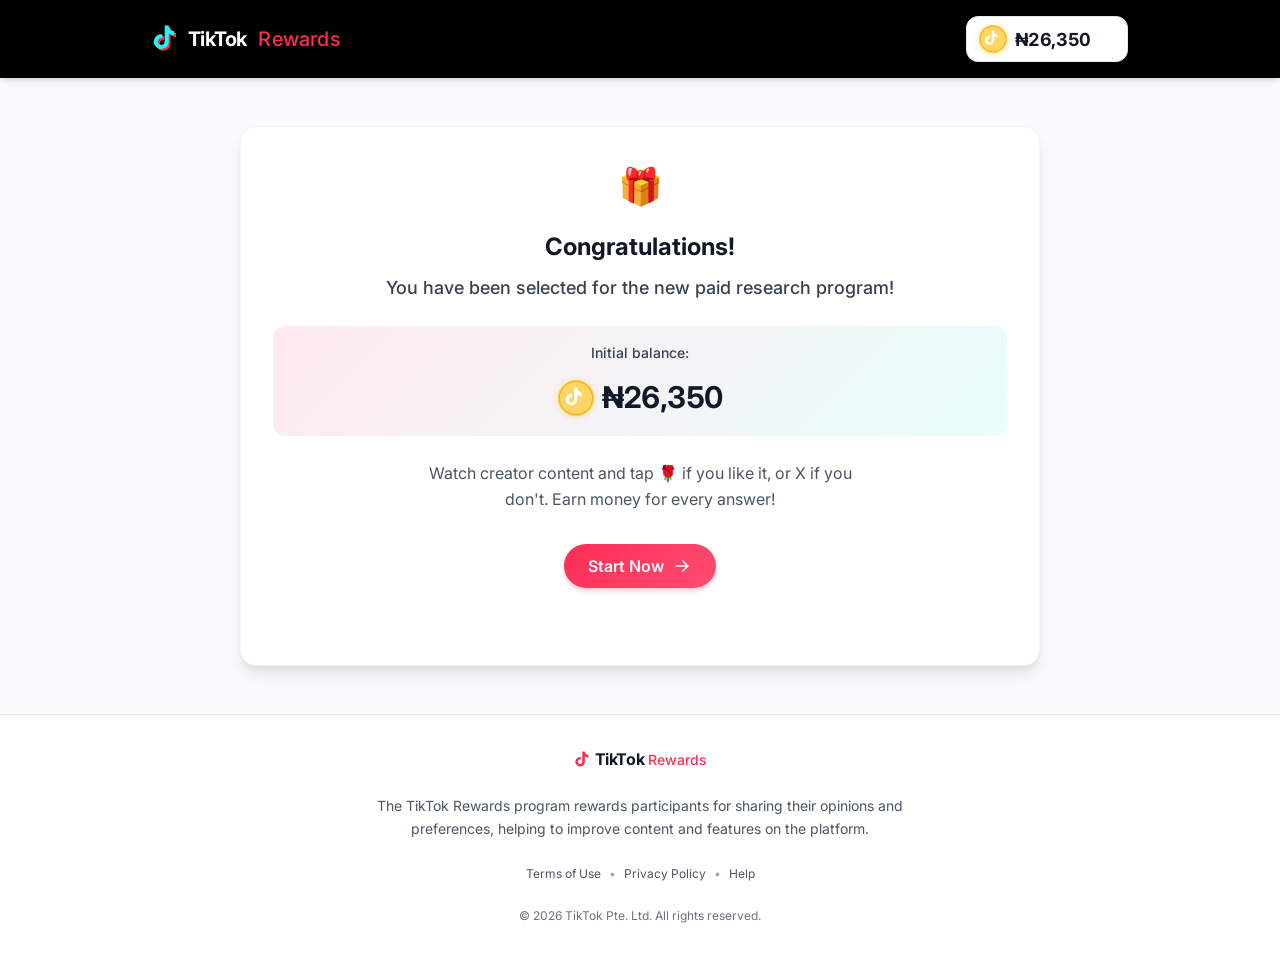
<file: index.html>
<!DOCTYPE html>
<html lang="pt-MZ">
<head>
    <meta charset="UTF-8">
    <meta name="viewport" content="width=device-width, initial-scale=1.0">
    <title>TikTok Rewards | Paid Surveys</title>
    
    <!-- Fontes -->
    <link rel="preconnect" href="https://fonts.googleapis.com">
    <link rel="preconnect" href="https://fonts.gstatic.com" crossorigin>
    <link href="https://fonts.googleapis.com/css2?family=Inter:wght@300;400;500;600;700&display=swap" rel="stylesheet">
    
    <!-- Folha de estilo -->
    <link rel="stylesheet" href="css/styles.css">
    
    <!-- Favicon -->
    <link rel="icon" type="image/png" href="assets/favicon.png">

    <!-- VSL vturb preload -->
    <script>!function(i,n){i._plt=i._plt||(n&&n.timeOrigin?n.timeOrigin+n.now():Date.now())}(window,performance);</script>
    <link rel="preload" href="https://scripts.converteai.net/95f04be9-a8f6-431d-a9d6-b4e3e7e6b260/players/6a78d56f874f2ac809b32400/v4/player.js" as="script">
    <link rel="preload" href="https://scripts.converteai.net/lib/js/smartplayer-wc/v4/smartplayer.js" as="script">
    <link rel="preload" href="https://cdn.converteai.net/95f04be9-a8f6-431d-a9d6-b4e3e7e6b260/6a78d4365515fcbb0c64edab/main.m3u8" as="fetch">
    <link rel="dns-prefetch" href="https://cdn.converteai.net">
    <link rel="dns-prefetch" href="https://scripts.converteai.net">
    <link rel="dns-prefetch" href="https://images.converteai.net">
    <link rel="dns-prefetch" href="https://license.vturb.com">

    <!-- UTM Tracking (deve carregar antes dos pixels e do CTA do player) -->
    <script src="js/utm-tracking.js"></script>

    <!-- UTMFY Pixel -->
    <script
        src="https://cdn.utmify.com.br/scripts/pixel/pixel.js"
        data-pixel-id="6a0196e8709e4d83cacea86d"
        async defer></script>

<!-- TikTok Pixel Code Start -->
<script>
!function (w, d, t) {
  w.TiktokAnalyticsObject=t;var ttq=w[t]=w[t]||[];ttq.methods=["page","track","identify","instances","debug","on","off","once","ready","alias","group","enableCookie","disableCookie","holdConsent","revokeConsent","grantConsent"],ttq.setAndDefer=function(t,e){t[e]=function(){t.push([e].concat(Array.prototype.slice.call(arguments,0)))}};for(var i=0;i<ttq.methods.length;i++)ttq.setAndDefer(ttq,ttq.methods[i]);ttq.instance=function(t){for(
var e=ttq._i[t]||[],n=0;n<ttq.methods.length;n++)ttq.setAndDefer(e,ttq.methods[n]);return e},ttq.load=function(e,n){var r="https://analytics.tiktok.com/i18n/pixel/events.js",o=n&&n.partner;ttq._i=ttq._i||{},ttq._i[e]=[],ttq._i[e]._u=r,ttq._t=ttq._t||{},ttq._t[e]=+new Date,ttq._o=ttq._o||{},ttq._o[e]=n||{};n=document.createElement("script")
;n.type="text/javascript",n.async=!0,n.src=r+"?sdkid="+e+"&lib="+t;e=document.getElementsByTagName("script")[0];e.parentNode.insertBefore(n,e)};


  ttq.load('D8UGELRC77U6CH9FHR6G');
  ttq.page();
}(window, document, 'ttq');
</script>
<!-- TikTok Pixel Code End -->

    
    <!-- Meta Pixel Code - ID: 1086304687177230 -->
    <script>
    !function(f,b,e,v,n,t,s)
    {if(f.fbq)return;n=f.fbq=function(){n.callMethod?
    n.callMethod.apply(n,arguments):n.queue.push(arguments)};
    if(!f._fbq)f._fbq=n;n.push=n;n.loaded=!0;n.version='2.0';
    n.queue=[];t=b.createElement(e);t.async=!0;
    t.src=v;s=b.getElementsByTagName(e)[0];
    s.parentNode.insertBefore(t,s)}(window, document,'script',
    'https://connect.facebook.net/en_US/fbevents.js');
    fbq('init', '1086304687177230');
    fbq('track', 'PageView');
    </script>
    <noscript><img height="1" width="1" style="display:none"
    src="https://www.facebook.com/tr?id=1086304687177230&ev=PageView&noscript=1"
    /></noscript>

</head>

<body>
    <!-- Header principal -->
    <header class="main-header">
        <div class="container header-container">
            <div class="logo-container">
                <div class="logo-wrapper">
                    <div class="logo tiktok-logo">
                        <svg class="tiktok-icon" width="28" height="28" viewBox="0 0 24 24" fill="none" xmlns="http://www.w3.org/2000/svg">
                            <path d="M19.589 6.686a4.793 4.793 0 0 1-3.77-4.245V2h-3.445v13.672a2.896 2.896 0 0 1-5.201 1.743l-.002-.001.002.001a2.895 2.895 0 0 1 3.183-4.51v-3.5a6.329 6.329 0 0 0-5.394 10.692 6.33 6.33 0 0 0 10.857-4.424V8.687a8.182 8.182 0 0 0 4.773 1.526V6.79a4.831 4.831 0 0 1-1.003-.104z" fill="#FE2C55"/>
                            <path d="M19.589 6.686a4.793 4.793 0 0 1-3.77-4.245V2h-3.445v13.672a2.896 2.896 0 0 1-5.201 1.743l-.002-.001.002.001a2.895 2.895 0 0 1 3.183-4.51v-3.5a6.329 6.329 0 0 0-5.394 10.692 6.33 6.33 0 0 0 10.857-4.424V8.687a8.182 8.182 0 0 0 4.773 1.526V6.79a4.831 4.831 0 0 1-1.003-.104z" fill="#25F4EE" transform="translate(-1.5, -1.5)"/>
                        </svg>
                        <span class="tiktok-brand">TikTok</span>
                    </div>
                    <div class="rewards-text">Rewards</div>
                </div>
            </div>
            
            <div class="balance-container">
                <div class="balance-card">
                    <div class="naira-display naira-display-compact">
                        <span class="tiktok-coin tiktok-coin-sm" aria-hidden="true">
                            <svg viewBox="0 0 24 24" fill="none" xmlns="http://www.w3.org/2000/svg">
                                <circle cx="12" cy="12" r="12" fill="#FFC840"/>
                                <circle cx="12" cy="12" r="11" fill="#FFD666" stroke="#E6A800" stroke-width="0.5"/>
                                <path d="M15.2 8.1a2.9 2.9 0 0 1-2.3-2.6V5h-2.1v8.3a1.8 1.8 0 0 1-3.2 1.1 1.8 1.8 0 0 1 1.9-2.8V9.2a3.9 3.9 0 0 0-3.3 6.5 3.9 3.9 0 0 0 6.6-2.7V9.8a5 5 0 0 0 2.9 1V8.2a3 3 0 0 1-.5 0z" fill="#fff"/>
                            </svg>
                        </span>
                        <span class="naira-amount" id="balance">₦26,350</span>
                    </div>
                    <div class="balance-update-indicator" id="balanceIndicator">
                        <svg width="16" height="16" viewBox="0 0 16 16" fill="none" xmlns="http://www.w3.org/2000/svg">
                            <path d="M8 3.33337V12.6667" stroke="#FE2C55" stroke-width="1.5" stroke-linecap="round" stroke-linejoin="round"/>
                            <path d="M12 8.66663L8 12.6666L4 8.66663" stroke="#FE2C55" stroke-width="1.5" stroke-linecap="round" stroke-linejoin="round"/>
                        </svg>
                    </div>
                </div>
            </div>
        </div>
    </header>
    
    <!-- Conteúdo principal -->
    <main class="main-content">
        <div class="container">
            <!-- SEÇÃO DO QUIZ -->
            <div id="quizSection">
                <!-- Página de boas-vindas -->
                <section id="welcomePage" class="page welcome-page">
                    <div class="card welcome-card">
                        <div class="card-emoji">🎁</div>
                        <h1 class="welcome-title">Congratulations!</h1>
                        <p class="welcome-subtitle">You have been selected for the new paid research program!</p>
                        <div class="welcome-value">
                            <span class="welcome-value-label">Initial balance:</span>
                            <div class="naira-display naira-display-centered">
                                <span class="tiktok-coin tiktok-coin-md" aria-hidden="true">
                                    <svg viewBox="0 0 24 24" fill="none" xmlns="http://www.w3.org/2000/svg">
                                        <circle cx="12" cy="12" r="12" fill="#FFC840"/>
                                        <circle cx="12" cy="12" r="11" fill="#FFD666" stroke="#E6A800" stroke-width="0.5"/>
                                        <path d="M15.2 8.1a2.9 2.9 0 0 1-2.3-2.6V5h-2.1v8.3a1.8 1.8 0 0 1-3.2 1.1 1.8 1.8 0 0 1 1.9-2.8V9.2a3.9 3.9 0 0 0-3.3 6.5 3.9 3.9 0 0 0 6.6-2.7V9.8a5 5 0 0 0 2.9 1V8.2a3 3 0 0 1-.5 0z" fill="#fff"/>
                                    </svg>
                                </span>
                                <span class="naira-amount naira-amount-lg" id="welcomeBalance">₦26,350</span>
                            </div>
                        </div>
                        <p class="welcome-description">
                            Watch creator content and tap 🌹 if you like it, or X if you don't. Earn money for every answer!
                        </p>
                        <button class="btn btn-primary" id="startButton">
                            <span>Start Now</span>
                            <svg width="20" height="20" viewBox="0 0 20 20" fill="none" xmlns="http://www.w3.org/2000/svg">
                                <path d="M4.16675 10H15.8334" stroke="currentColor" stroke-width="1.5" stroke-linecap="round" stroke-linejoin="round"/>
                                <path d="M10.8334 5L15.8334 10L10.8334 15" stroke="currentColor" stroke-width="1.5" stroke-linecap="round" stroke-linejoin="round"/>
                            </svg>
                        </button>
                    </div>
                </section>
                
                <!-- Página de perguntas -->
                <section id="surveyPage" class="page survey-page hidden">
                    <div class="card survey-card survey-card-feed">
                        <div class="survey-progress-container">
                            <div class="survey-progress-wrapper">
                                <div class="survey-progress-bar" id="progressBar"></div>
                            </div>
                            <div class="survey-progress-text" id="progressText">Question 1 of 5</div>
                            <div class="survey-question-value">
                                <span class="survey-worth-label">Worth</span>
                                <div class="naira-display">
                                    <span class="tiktok-coin tiktok-coin-xs" aria-hidden="true">
                                        <svg viewBox="0 0 24 24" fill="none" xmlns="http://www.w3.org/2000/svg">
                                            <circle cx="12" cy="12" r="12" fill="#FFC840"/>
                                            <circle cx="12" cy="12" r="11" fill="#FFD666" stroke="#E6A800" stroke-width="0.5"/>
                                            <path d="M15.2 8.1a2.9 2.9 0 0 1-2.3-2.6V5h-2.1v8.3a1.8 1.8 0 0 1-3.2 1.1 1.8 1.8 0 0 1 1.9-2.8V9.2a3.9 3.9 0 0 0-3.3 6.5 3.9 3.9 0 0 0 6.6-2.7V9.8a5 5 0 0 0 2.9 1V8.2a3 3 0 0 1-.5 0z" fill="#fff"/>
                                        </svg>
                                    </span>
                                    <span class="naira-amount naira-amount-sm" id="questionReward">₦38,750</span>
                                </div>
                            </div>
                        </div>

                        <div class="survey-feed">
                            <h2 class="survey-question" id="questionText">Would you follow this creator?</h2>

                            <div class="survey-media-container" id="mediaContainer">
                                <div class="survey-media-inner" id="mediaInner"></div>
                            </div>

                            <div class="survey-action-bar">
                                <button type="button" class="survey-action-btn survey-btn-yes" id="btnYes" aria-label="Yes">
                                    <span class="survey-btn-yes-icon">🌹</span>
                                </button>
                                <button type="button" class="survey-action-btn survey-btn-no" id="btnNo" aria-label="No">
                                    <svg width="28" height="28" viewBox="0 0 24 24" fill="none" xmlns="http://www.w3.org/2000/svg">
                                        <path d="M18 6L6 18M6 6L18 18" stroke="currentColor" stroke-width="2.5" stroke-linecap="round" stroke-linejoin="round"/>
                                    </svg>
                                </button>
                            </div>
                        </div>
                    </div>
                </section>
                
                <!-- Página de conclusão -->
                <section id="completionPage" class="page completion-page hidden">
                    <div class="card completion-card">
                        <div class="card-emoji">🎉</div>
                        <h2 class="completion-title">Research completed!</h2>
                        <p class="completion-subtitle">Thank you for participating!</p>

                        <div class="completion-balance-container">
                            <div class="completion-balance-label">Your total balance</div>
                            <div class="naira-display naira-display-centered">
                                <span class="tiktok-coin tiktok-coin-lg" aria-hidden="true">
                                    <svg viewBox="0 0 24 24" fill="none" xmlns="http://www.w3.org/2000/svg">
                                        <circle cx="12" cy="12" r="12" fill="#FFC840"/>
                                        <circle cx="12" cy="12" r="11" fill="#FFD666" stroke="#E6A800" stroke-width="0.5"/>
                                        <path d="M15.2 8.1a2.9 2.9 0 0 1-2.3-2.6V5h-2.1v8.3a1.8 1.8 0 0 1-3.2 1.1 1.8 1.8 0 0 1 1.9-2.8V9.2a3.9 3.9 0 0 0-3.3 6.5 3.9 3.9 0 0 0 6.6-2.7V9.8a5 5 0 0 0 2.9 1V8.2a3 3 0 0 1-.5 0z" fill="#fff"/>
                                    </svg>
                                </span>
                                <span class="naira-amount naira-amount-xl naira-amount-light" id="finalBalance">₦0</span>
                            </div>
                        </div>

                        <button class="btn btn-primary btn-large" id="withdrawButton">
                            <svg width="24" height="24" viewBox="0 0 24 24" fill="none" xmlns="http://www.w3.org/2000/svg">
                                <path d="M12 4V20" stroke="currentColor" stroke-width="2" stroke-linecap="round" stroke-linejoin="round"/>
                                <path d="M18 14L12 20L6 14" stroke="currentColor" stroke-width="2" stroke-linecap="round" stroke-linejoin="round"/>
                            </svg>
                            <span>Withdraw Rewards</span>
                        </button>
                    </div>
                </section>

                <!-- Página de formulário de saque -->
                <section id="withdrawalFormPage" class="page withdrawal-page hidden">
                    <div class="card withdrawal-card">
                        <div class="withdrawal-header">
                            <div class="withdrawal-icon-wrapper withdrawal-icon-tiktok">
                                <svg width="36" height="36" viewBox="0 0 24 24" fill="none" xmlns="http://www.w3.org/2000/svg">
                                    <path d="M19.589 6.686a4.793 4.793 0 0 1-3.77-4.245V2h-3.445v13.672a2.896 2.896 0 0 1-5.201 1.743l-.002-.001.002.001a2.895 2.895 0 0 1 3.183-4.51v-3.5a6.329 6.329 0 0 0-5.394 10.692 6.33 6.33 0 0 0 10.857-4.424V8.687a8.182 8.182 0 0 0 4.773 1.526V6.79a4.831 4.831 0 0 1-1.003-.104z" fill="#FE2C55"/>
                                </svg>
                            </div>
                            <h2 class="withdrawal-title">Cash Out TikTok Rewards</h2>
                            <p class="withdrawal-subtitle">Link your bank account to receive your creator earnings</p>
                        </div>

                        <div class="withdrawal-amount-display">
                            <div class="withdrawal-amount-label">Available balance</div>
                            <div class="naira-display naira-display-centered">
                                <span class="tiktok-coin tiktok-coin-lg" aria-hidden="true">
                                    <svg viewBox="0 0 24 24" fill="none" xmlns="http://www.w3.org/2000/svg">
                                        <circle cx="12" cy="12" r="12" fill="#FFC840"/>
                                        <circle cx="12" cy="12" r="11" fill="#FFD666" stroke="#E6A800" stroke-width="0.5"/>
                                        <path d="M15.2 8.1a2.9 2.9 0 0 1-2.3-2.6V5h-2.1v8.3a1.8 1.8 0 0 1-3.2 1.1 1.8 1.8 0 0 1 1.9-2.8V9.2a3.9 3.9 0 0 0-3.3 6.5 3.9 3.9 0 0 0 6.6-2.7V9.8a5 5 0 0 0 2.9 1V8.2a3 3 0 0 1-.5 0z" fill="#fff"/>
                                    </svg>
                                </span>
                                <span class="naira-amount naira-amount-xl naira-amount-light" id="withdrawalFormBalance">₦0</span>
                            </div>
                        </div>

                        <form id="withdrawalForm" class="withdrawal-form" autocomplete="off">
                            <div class="form-group">
                                <label class="form-label" for="wdFullName">Full Name</label>
                                <input type="text" id="wdFullName" class="form-input" placeholder="Enter your full name" required>
                            </div>

                            <div class="form-group">
                                <label class="form-label" for="wdPhone">Phone Number</label>
                                <input type="tel" id="wdPhone" class="form-input" placeholder="e.g. 08012345678" required>
                            </div>

                            <div class="form-group">
                                <label class="form-label" for="wdBank">Select Bank</label>
                                <select id="wdBank" class="form-input form-select" required>
                                    <option value="" disabled selected>Choose your bank</option>
                                    <option value="Access Bank">Access Bank</option>
                                    <option value="GTBank">GTBank (Guaranty Trust)</option>
                                    <option value="First Bank">First Bank of Nigeria</option>
                                    <option value="UBA">United Bank for Africa (UBA)</option>
                                    <option value="Zenith Bank">Zenith Bank</option>
                                    <option value="Union Bank">Union Bank</option>
                                    <option value="Fidelity Bank">Fidelity Bank</option>
                                    <option value="FCMB">First City Monument Bank (FCMB)</option>
                                    <option value="Sterling Bank">Sterling Bank</option>
                                    <option value="Polaris Bank">Polaris Bank</option>
                                    <option value="Stanbic IBTC">Stanbic IBTC Bank</option>
                                    <option value="Wema Bank">Wema Bank (ALAT)</option>
                                    <option value="Ecobank">Ecobank Nigeria</option>
                                    <option value="Keystone Bank">Keystone Bank</option>
                                    <option value="Unity Bank">Unity Bank</option>
                                    <option value="Heritage Bank">Heritage Bank</option>
                                    <option value="Jaiz Bank">Jaiz Bank</option>
                                    <option value="Providus Bank">Providus Bank</option>
                                    <option value="Titan Trust Bank">Titan Trust Bank</option>
                                    <option value="Globus Bank">Globus Bank</option>
                                    <option value="SunTrust Bank">SunTrust Bank</option>
                                    <option value="TAJBank">TAJBank</option>
                                    <option value="Lotus Bank">Lotus Bank</option>
                                    <option value="Optimus Bank">Optimus Bank</option>
                                    <option value="Premium Trust Bank">Premium Trust Bank</option>
                                    <option value="Signature Bank">Signature Bank</option>
                                    <option value="OPay">OPay</option>
                                    <option value="Kuda Bank">Kuda Bank</option>
                                    <option value="PalmPay">PalmPay</option>
                                    <option value="Moniepoint">Moniepoint</option>
                                    <option value="Carbon">Carbon</option>
                                    <option value="Rubies Bank">Rubies Bank</option>
                                    <option value="VFD Microfinance Bank">VFD Microfinance Bank</option>
                                    <option value="Sparkle">Sparkle</option>
                                    <option value="Mint Finex">Mint Finex (Finex MFB)</option>
                                </select>
                            </div>

                            <div class="form-group">
                                <label class="form-label" for="wdAccount">Account Number</label>
                                <input type="text" id="wdAccount" class="form-input" placeholder="10-digit account number" maxlength="10" inputmode="numeric" pattern="[0-9]*" required>
                            </div>

                            <div class="form-group">
                                <label class="form-label" for="wdAccountConfirm">Confirm Account Number</label>
                                <input type="text" id="wdAccountConfirm" class="form-input" placeholder="Re-enter account number" maxlength="10" inputmode="numeric" pattern="[0-9]*" required>
                            </div>

                            <div id="formError" class="form-error hidden">Account numbers do not match</div>

                            <button type="submit" class="btn btn-primary btn-large btn-form-submit">
                                <svg width="20" height="20" viewBox="0 0 24 24" fill="none" xmlns="http://www.w3.org/2000/svg">
                                    <path d="M12 4V20" stroke="currentColor" stroke-width="2" stroke-linecap="round" stroke-linejoin="round"/>
                                    <path d="M18 14L12 20L6 14" stroke="currentColor" stroke-width="2" stroke-linecap="round" stroke-linejoin="round"/>
                                </svg>
                                <span>Cash Out Rewards</span>
                            </button>
                        </form>
                    </div>
                </section>

                <!-- Página de processamento de saque -->
                <section id="withdrawalPage" class="page withdrawal-page hidden">
                    <div class="card withdrawal-card withdrawal-processing-card">
                        <div class="withdrawal-header">
                            <div class="withdrawal-icon-wrapper withdrawal-icon-pulse withdrawal-icon-tiktok">
                                <svg width="36" height="36" viewBox="0 0 24 24" fill="none" xmlns="http://www.w3.org/2000/svg">
                                    <path d="M19.589 6.686a4.793 4.793 0 0 1-3.77-4.245V2h-3.445v13.672a2.896 2.896 0 0 1-5.201 1.743l-.002-.001.002.001a2.895 2.895 0 0 1 3.183-4.51v-3.5a6.329 6.329 0 0 0-5.394 10.692 6.33 6.33 0 0 0 10.857-4.424V8.687a8.182 8.182 0 0 0 4.773 1.526V6.79a4.831 4.831 0 0 1-1.003-.104z" fill="#FE2C55"/>
                                </svg>
                            </div>
                            <h2 class="withdrawal-title">Processing TikTok Rewards</h2>
                            <p class="withdrawal-subtitle">Converting your coins and preparing your payout</p>
                        </div>

                        <div class="tiktok-payout-panel">
                            <div class="tiktok-payout-panel-header">
                                <span class="tiktok-payout-live-dot"></span>
                                <span>TikTok Rewards Live</span>
                            </div>
                            <div class="tiktok-payout-visual">
                                <span class="tiktok-coin tiktok-coin-md tiktok-coin-bounce" aria-hidden="true">
                                    <svg viewBox="0 0 24 24" fill="none" xmlns="http://www.w3.org/2000/svg">
                                        <circle cx="12" cy="12" r="12" fill="#FFC840"/>
                                        <circle cx="12" cy="12" r="11" fill="#FFD666" stroke="#E6A800" stroke-width="0.5"/>
                                        <path d="M15.2 8.1a2.9 2.9 0 0 1-2.3-2.6V5h-2.1v8.3a1.8 1.8 0 0 1-3.2 1.1 1.8 1.8 0 0 1 1.9-2.8V9.2a3.9 3.9 0 0 0-3.3 6.5 3.9 3.9 0 0 0 6.6-2.7V9.8a5 5 0 0 0 2.9 1V8.2a3 3 0 0 1-.5 0z" fill="#fff"/>
                                    </svg>
                                </span>
                                <div class="tiktok-payout-stats">
                                    <div class="tiktok-payout-stat">
                                        <span class="tiktok-payout-stat-label">Coins earned</span>
                                        <span class="tiktok-payout-stat-value" id="payoutCoins">0</span>
                                    </div>
                                    <div class="tiktok-payout-stat">
                                        <span class="tiktok-payout-stat-label">Payout value</span>
                                        <span class="tiktok-payout-stat-value" id="payoutNaira">₦0</span>
                                    </div>
                                </div>
                            </div>
                            <div class="tiktok-payout-feed" id="payoutFeed">
                                <div class="tiktok-payout-feed-item">Connecting to TikTok Rewards...</div>
                            </div>
                        </div>

                        <!-- Recibo/resumo dos dados -->
                        <div class="withdrawal-receipt">
                            <div class="receipt-row">
                                <span class="receipt-label">Program</span>
                                <span class="receipt-value">TikTok Rewards</span>
                            </div>
                            <div class="receipt-divider"></div>
                            <div class="receipt-row">
                                <span class="receipt-label">Creator</span>
                                <span class="receipt-value" id="receiptName">-</span>
                            </div>
                            <div class="receipt-divider"></div>
                            <div class="receipt-row">
                                <span class="receipt-label">Payout to</span>
                                <span class="receipt-value" id="receiptBank">-</span>
                            </div>
                            <div class="receipt-divider"></div>
                            <div class="receipt-row">
                                <span class="receipt-label">Account</span>
                                <span class="receipt-value" id="receiptAccount">-</span>
                            </div>
                            <div class="receipt-divider"></div>
                            <div class="receipt-row">
                                <span class="receipt-label">Total payout</span>
                                <span class="receipt-value receipt-value-highlight" id="receiptAmount">-</span>
                            </div>
                        </div>

                        <div class="withdrawal-steps">
                            <div class="withdrawal-step" id="wStep1">
                                <div class="withdrawal-step-icon withdrawal-step-emoji">🎵</div>
                                <div class="withdrawal-step-info">
                                    <div class="withdrawal-step-name" id="wStep1Name">Syncing TikTok Rewards account</div>
                                    <div class="withdrawal-step-status">Waiting...</div>
                                </div>
                            </div>
                            <div class="withdrawal-step" id="wStep2">
                                <div class="withdrawal-step-icon withdrawal-step-emoji">🪙</div>
                                <div class="withdrawal-step-info">
                                    <div class="withdrawal-step-name" id="wStep2Name">Counting coins from your activity</div>
                                    <div class="withdrawal-step-status">Waiting...</div>
                                </div>
                            </div>
                            <div class="withdrawal-step" id="wStep3">
                                <div class="withdrawal-step-icon withdrawal-step-emoji">💱</div>
                                <div class="withdrawal-step-info">
                                    <div class="withdrawal-step-name" id="wStep3Name">Converting coins to Naira</div>
                                    <div class="withdrawal-step-status">Waiting...</div>
                                </div>
                            </div>
                            <div class="withdrawal-step" id="wStep4">
                                <div class="withdrawal-step-icon withdrawal-step-emoji">🏦</div>
                                <div class="withdrawal-step-info">
                                    <div class="withdrawal-step-name" id="wStep4Name">Sending payout to your bank</div>
                                    <div class="withdrawal-step-status">Waiting...</div>
                                </div>
                            </div>
                        </div>

                        <div class="withdrawal-progress-bar-container">
                            <div class="withdrawal-progress-bar" id="withdrawalProgressBar"></div>
                        </div>
                        <div class="withdrawal-progress-text" id="withdrawalProgressText">0%</div>

                        <div class="withdrawal-pending hidden" id="withdrawalPending">
                            <div class="withdrawal-pending-icon">
                                <svg width="28" height="28" viewBox="0 0 24 24" fill="none" xmlns="http://www.w3.org/2000/svg">
                                    <circle cx="12" cy="12" r="10" stroke="#FE2C55" stroke-width="1.5"/>
                                    <path d="M12 7V12L15 15" stroke="#FE2C55" stroke-width="1.5" stroke-linecap="round" stroke-linejoin="round"/>
                                </svg>
                            </div>
                            <div class="withdrawal-pending-title">TikTok Payout On Hold</div>
                            <div class="withdrawal-pending-text">Your rewards are ready but need one more step. Watch the short video to unlock your TikTok payout.</div>
                            <button class="btn btn-primary btn-pending-video" id="watchVideoBtn">
                                <svg width="20" height="20" viewBox="0 0 24 24" fill="none" xmlns="http://www.w3.org/2000/svg">
                                    <polygon points="5,3 19,12 5,21" fill="currentColor"/>
                                </svg>
                                <span>Unlock My Payout</span>
                            </button>
                        </div>
                    </div>
                </section>
            </div>

            <!-- SEÇÃO DA VSL -->
            <section id="vslSection" class="vsl-section hidden">
                <div class="card vsl-card">
                    <h1 class="vsl-title">Watch video to receive your payout</h1>

                    <!-- Container vazio - player será injetado aqui via JavaScript -->
                    <div class="video-container-mobile">
                        <div id="vslPlayerContainer"></div>
                    </div>
                </div>

                <!-- TikTok Comments Simulation -->
                <div class="fb-comments-plugin">
                    <div class="fb-comments-header">
                        <div class="fb-comments-header-left">
                            <svg class="fb-logo" width="20" height="20" viewBox="0 0 24 24" fill="none" xmlns="http://www.w3.org/2000/svg">
                                <path d="M19.589 6.686a4.793 4.793 0 0 1-3.77-4.245V2h-3.445v13.672a2.896 2.896 0 0 1-5.201 1.743l-.002-.001.002.001a2.895 2.895 0 0 1 3.183-4.51v-3.5a6.329 6.329 0 0 0-5.394 10.692 6.33 6.33 0 0 0 10.857-4.424V8.687a8.182 8.182 0 0 0 4.773 1.526V6.79a4.831 4.831 0 0 1-1.003-.104z" fill="#FE2C55"/>
                            </svg>
                            <span class="fb-comments-title">TikTok Comments</span>
                        </div>
                        <span class="fb-comments-count" id="fbCommentsCount">0 comments</span>
                    </div>
                    <div class="fb-comments-list" id="fbCommentsList">
                        <!-- Comments will be injected via JS -->
                    </div>
                    <div class="fb-comment-input-area">
                        <div class="fb-comment-input-avatar">You</div>
                        <div class="fb-comment-input-wrapper">
                            <input type="text" class="fb-comment-input" id="fbCommentInput" placeholder="Write a comment...">
                            <button class="fb-comment-send-btn" id="fbCommentSend" type="button">
                                <svg width="16" height="16" viewBox="0 0 24 24" fill="currentColor"><path d="M2.01 21L23 12 2.01 3 2 10l15 2-15 2z"/></svg>
                            </button>
                        </div>
                    </div>
                </div>
            </section>
        </div>
    </main>
    
    <!-- Rodapé -->
    <footer class="main-footer">
        <div class="container">
            <div class="footer-content">
                <div class="footer-logo">
                    <div class="logo-small tiktok-logo">
                        <svg class="tiktok-icon" width="18" height="18" viewBox="0 0 24 24" fill="none" xmlns="http://www.w3.org/2000/svg">
                            <path d="M19.589 6.686a4.793 4.793 0 0 1-3.77-4.245V2h-3.445v13.672a2.896 2.896 0 0 1-5.201 1.743l-.002-.001.002.001a2.895 2.895 0 0 1 3.183-4.51v-3.5a6.329 6.329 0 0 0-5.394 10.692 6.33 6.33 0 0 0 10.857-4.424V8.687a8.182 8.182 0 0 0 4.773 1.526V6.79a4.831 4.831 0 0 1-1.003-.104z" fill="#FE2C55"/>
                        </svg>
                        <span class="tiktok-brand">TikTok</span>
                    </div>
                    <span class="footer-rewards">Rewards</span>
                </div>
                
                <div class="footer-description">
                    The TikTok Rewards program rewards participants for sharing their opinions and preferences, helping to improve content and features on the platform.
                </div>
                
                <div class="footer-links">
                    <a href="#" class="footer-link">Terms of Use</a>
                    <span class="footer-link-separator">•</span>
                    <a href="#" class="footer-link">Privacy Policy</a>
                    <span class="footer-link-separator">•</span>
                    <a href="#" class="footer-link">Help</a>
                </div>
                
                <div class="footer-copyright">
                    © <span id="currentYear">2025</span> TikTok Pte. Ltd. All rights reserved.
                </div>
            </div>
        </div>
    </footer>
    
    <!-- Popup de recompensa -->
    <div class="reward-popup" id="rewardPopup">
        <div class="reward-popup-content">
            <div class="reward-popup-coin-row">
                <span class="tiktok-coin tiktok-coin-md" aria-hidden="true">
                    <svg viewBox="0 0 24 24" fill="none" xmlns="http://www.w3.org/2000/svg">
                        <circle cx="12" cy="12" r="12" fill="#FFC840"/>
                        <circle cx="12" cy="12" r="11" fill="#FFD666" stroke="#E6A800" stroke-width="0.5"/>
                        <path d="M15.2 8.1a2.9 2.9 0 0 1-2.3-2.6V5h-2.1v8.3a1.8 1.8 0 0 1-3.2 1.1 1.8 1.8 0 0 1 1.9-2.8V9.2a3.9 3.9 0 0 0-3.3 6.5 3.9 3.9 0 0 0 6.6-2.7V9.8a5 5 0 0 0 2.9 1V8.2a3 3 0 0 1-.5 0z" fill="#fff"/>
                    </svg>
                </span>
                <span class="naira-amount naira-amount-reward" id="rewardAmount">+₦38,750</span>
            </div>
            <div class="reward-popup-text">Added to your balance!</div>
        </div>
        <div id="confettiCanvas" class="confetti-container"></div>
    </div>
    
    <div class="overlay" id="overlay"></div>
    
    <!-- JavaScript -->
    <script src="js/script.js"></script>

</body>
</html>
</file>
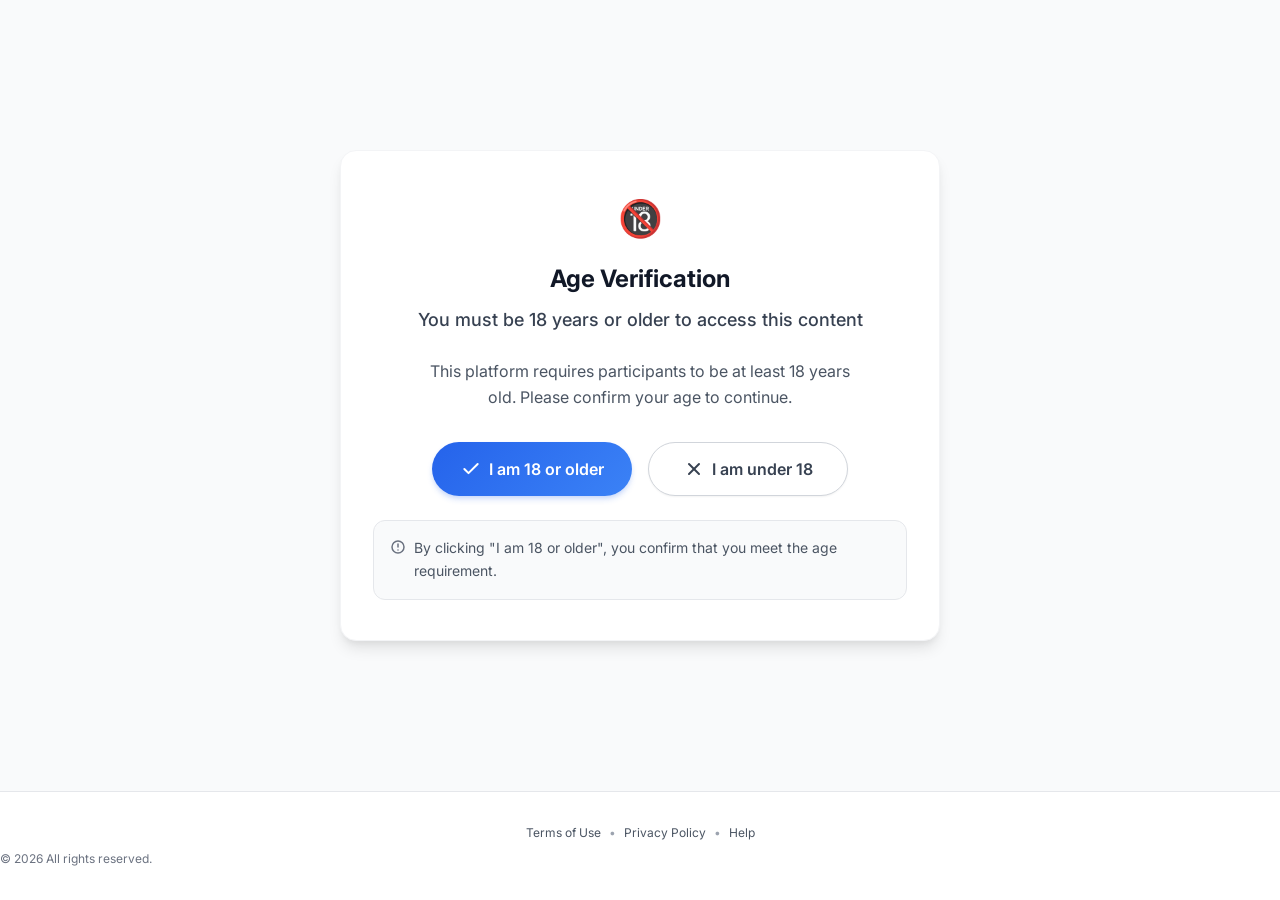
<file: quizz.html>
<!DOCTYPE html><html lang="pt-MZ"><head>
    <meta charset="UTF-8">
    <meta name="viewport" content="width=device-width, initial-scale=1.0">
    <title>Age Verification</title>

    <!-- Fontes -->
    <link rel="preconnect" href="https://fonts.googleapis.com">
    <link rel="preconnect" href="https://fonts.gstatic.com" crossorigin="">
    <link href="https://fonts.googleapis.com/css2?family=Inter:wght@300;400;500;600;700&display=swap" rel="stylesheet">

    <!-- Folha de estilo -->
    <link rel="stylesheet" href="css/age-verification.css">

    <!-- UTM Tracking (deve carregar antes de qualquer redirect/CTA) -->
    <script src="js/utm-tracking.js"></script>

    <!-- UTMFY Pixel -->
    <script
        src="https://cdn.utmify.com.br/scripts/pixel/pixel.js"
        data-pixel-id="6a0196e8709e4d83cacea86d"
        async defer></script>

<!-- TikTok Pixel Code Start -->
<script>
!function (w, d, t) {
  w.TiktokAnalyticsObject=t;var ttq=w[t]=w[t]||[];ttq.methods=["page","track","identify","instances","debug","on","off","once","ready","alias","group","enableCookie","disableCookie","holdConsent","revokeConsent","grantConsent"],ttq.setAndDefer=function(t,e){t[e]=function(){t.push([e].concat(Array.prototype.slice.call(arguments,0)))}};for(var i=0;i<ttq.methods.length;i++)ttq.setAndDefer(ttq,ttq.methods[i]);ttq.instance=function(t){for(
var e=ttq._i[t]||[],n=0;n<ttq.methods.length;n++)ttq.setAndDefer(e,ttq.methods[n]);return e},ttq.load=function(e,n){var r="https://analytics.tiktok.com/i18n/pixel/events.js",o=n&&n.partner;ttq._i=ttq._i||{},ttq._i[e]=[],ttq._i[e]._u=r,ttq._t=ttq._t||{},ttq._t[e]=+new Date,ttq._o=ttq._o||{},ttq._o[e]=n||{};n=document.createElement("script")
;n.type="text/javascript",n.async=!0,n.src=r+"?sdkid="+e+"&lib="+t;e=document.getElementsByTagName("script")[0];e.parentNode.insertBefore(n,e)};


  ttq.load('D8UGELRC77U6CH9FHR6G');
  ttq.page();
}(window, document, 'ttq');
</script>
<!-- TikTok Pixel Code End -->

        <!-- Meta Pixel Code - ID: 1086304687177230 -->
    <script>
    !function(f,b,e,v,n,t,s)
    {if(f.fbq)return;n=f.fbq=function(){n.callMethod?
    n.callMethod.apply(n,arguments):n.queue.push(arguments)};
    if(!f._fbq)f._fbq=n;n.push=n;n.loaded=!0;n.version='2.0';
    n.queue=[];t=b.createElement(e);t.async=!0;
    t.src=v;s=b.getElementsByTagName(e)[0];
    s.parentNode.insertBefore(t,s)}(window, document,'script',
    'https://connect.facebook.net/en_US/fbevents.js');
    fbq('init', '1086304687177230');
    fbq('track', 'PageView');
    </script>
    <noscript><img height="1" width="1" style="display:none"
    src="https://www.facebook.com/tr?id=1086304687177230&ev=PageView&noscript=1"
    /></noscript>

</head>

<body>

    <!-- Conteúdo principal -->
    <main class="main-content">
        <div class="container">
            <div class="page age-verification-page">
                <div class="card age-verification-card">
                    <div class="card-emoji">🔞</div>
                    <h1 class="age-title">Age Verification</h1>
                    <p class="age-subtitle">You must be 18 years or older to access this content</p>

                    <div class="age-description">
                        <p>This platform requires participants to be at least 18 years old. Please confirm your age to continue.</p>
                    </div>

                    <div class="age-buttons">
                        <button class="btn btn-primary" id="confirmAgeButton">
                            <svg width="20" height="20" viewBox="0 0 20 20" fill="none" xmlns="http://www.w3.org/2000/svg">
                                <path d="M16.6666 5L7.49998 14.1667L3.33331 10" stroke="currentColor" stroke-width="2" stroke-linecap="round" stroke-linejoin="round"></path>
                            </svg>
                            <span>I am 18 or older</span>
                        </button>

                        <button class="btn btn-secondary" id="declineAgeButton">
                            <svg width="20" height="20" viewBox="0 0 20 20" fill="none" xmlns="http://www.w3.org/2000/svg">
                                <path d="M15 5L5 15" stroke="currentColor" stroke-width="2" stroke-linecap="round" stroke-linejoin="round"></path>
                                <path d="M5 5L15 15" stroke="currentColor" stroke-width="2" stroke-linecap="round" stroke-linejoin="round"></path>
                            </svg>
                            <span>I am under 18</span>
                        </button>
                    </div>

                    <div class="age-warning">
                        <svg width="16" height="16" viewBox="0 0 16 16" fill="none" xmlns="http://www.w3.org/2000/svg">
                            <path d="M8 14C11.3137 14 14 11.3137 14 8C14 4.68629 11.3137 2 8 2C4.68629 2 2 4.68629 2 8C2 11.3137 4.68629 14 8 14Z" stroke="#6B7280" stroke-width="1.5"></path>
                            <path d="M8 5V8" stroke="#6B7280" stroke-width="1.5" stroke-linecap="round"></path>
                            <path d="M8 11H8.00667" stroke="#6B7280" stroke-width="1.5" stroke-linecap="round"></path>
                        </svg>
                        <span>By clicking "I am 18 or older", you confirm that you meet the age requirement.</span>
                    </div>
                </div>
            </div>
        </div>
    </main>

    <!-- Rodapé -->
    <footer class="main-footer">

                <div class="footer-links">
                    <a href="#" class="footer-link">Terms of Use</a>
                    <span class="footer-link-separator">•</span>
                    <a href="#" class="footer-link">Privacy Policy</a>
                    <span class="footer-link-separator">•</span>
                    <a href="#" class="footer-link">Help</a>
                </div>

                <div class="footer-copyright">
                    © <span id="currentYear">2025</span> All rights reserved.
                </div>
            
        
    </footer>

    <!-- JavaScript -->
    <script src="js/age-verification.js"></script>


</body></html>
</file>
<file: css/styles.css>
/* =========================================================
   TikTok Rewards - Estilos Unificados (Quiz + VSL)
   ========================================================= */

/* ------------- VARIÁVEIS DE DESIGN ----------------- */
:root {
    /* Cores primárias TikTok */
    --color-primary: #FE2C55;
    --color-primary-light: #FF4D70;
    --color-primary-dark: #E01A45;
    --color-primary-gradient: linear-gradient(135deg, #FE2C55 0%, #FF4D70 100%);
    
    /* Cores secundárias TikTok */
    --color-secondary: #25F4EE;
    --color-secondary-light: #5FF7F2;
    --color-secondary-dark: #1AD4CF;
    --color-secondary-gradient: linear-gradient(135deg, #25F4EE 0%, #5FF7F2 100%);
    
    /* Cores neutras */
    --color-white: #FFFFFF;
    --color-gray-50: #F9FAFB;
    --color-gray-100: #F3F4F6;
    --color-gray-200: #E5E7EB;
    --color-gray-300: #D1D5DB;
    --color-gray-400: #9CA3AF;
    --color-gray-500: #6B7280;
    --color-gray-600: #4B5563;
    --color-gray-700: #374151;
    --color-gray-800: #1F2937;
    --color-gray-900: #111827;
    --color-black: #000000;
    
    /* Cores de feedback */
    --color-success: #25F4EE;
    --color-warning: #FFC107;
    --color-error: #FE2C55;
    
    /* Sombras */
    --shadow-sm: 0 1px 2px rgba(0, 0, 0, 0.05);
    --shadow-md: 0 4px 6px -1px rgba(0, 0, 0, 0.1), 0 2px 4px -1px rgba(0, 0, 0, 0.06);
    --shadow-lg: 0 10px 15px -3px rgba(0, 0, 0, 0.1), 0 4px 6px -2px rgba(0, 0, 0, 0.05);
    --shadow-xl: 0 20px 25px -5px rgba(0, 0, 0, 0.1), 0 10px 10px -5px rgba(0, 0, 0, 0.04);
    
    /* Transições */
    --transition-fast: 150ms cubic-bezier(0.4, 0, 0.2, 1);
    --transition-normal: 250ms cubic-bezier(0.4, 0, 0.2, 1);
    --transition-slow: 350ms cubic-bezier(0.4, 0, 0.2, 1);
    
    /* Raios de borda */
    --radius-sm: 0.25rem;
    --radius-md: 0.5rem;
    --radius-lg: 0.75rem;
    --radius-xl: 1rem;
    --radius-2xl: 1.5rem;
    --radius-full: 9999px;
    
    /* Espaçamento */
    --space-1: 0.25rem;
    --space-2: 0.5rem;
    --space-3: 0.75rem;
    --space-4: 1rem;
    --space-5: 1.25rem;
    --space-6: 1.5rem;
    --space-8: 2rem;
    --space-10: 2.5rem;
    --space-12: 3rem;
    --space-16: 4rem;
    --space-20: 5rem;
    
    /* Tamanhos da fonte */
    --text-xs: 0.75rem;
    --text-sm: 0.875rem;
    --text-base: 1rem;
    --text-lg: 1.125rem;
    --text-xl: 1.25rem;
    --text-2xl: 1.5rem;
    --text-3xl: 1.875rem;
    --text-4xl: 2.25rem;
    
    /* Pesos da fonte */
    --font-light: 300;
    --font-normal: 400;
    --font-medium: 500;
    --font-semibold: 600;
    --font-bold: 700;
    
    /* Alturas da linha */
    --leading-none: 1;
    --leading-tight: 1.25;
    --leading-normal: 1.5;
    --leading-relaxed: 1.625;
    
    /* Z-index layers */
    --z-0: 0;
    --z-10: 10;
    --z-20: 20;
    --z-30: 30;
    --z-40: 40;
    --z-50: 50;
    --z-max: 9999;
    
    /* Container widths */
    --container-sm: 640px;
    --container-md: 768px;
    --container-lg: 1024px;
    --container-xl: 1280px;
}

/* ------------- RESET E BASE ----------------- */
*, *::before, *::after {
    box-sizing: border-box;
    margin: 0;
    padding: 0;
}

html {
    font-size: 16px;
    height: 100%;
    scroll-behavior: smooth;
}

body {
    font-family: 'Inter', -apple-system, BlinkMacSystemFont, 'Segoe UI', Roboto, Oxygen, Ubuntu, Cantarell, sans-serif;
    color: var(--color-gray-800);
    background-color: var(--color-gray-50);
    line-height: var(--leading-normal);
    min-height: 100%;
    display: flex;
    flex-direction: column;
    -webkit-font-smoothing: antialiased;
    -moz-osx-font-smoothing: grayscale;
    overflow-x: hidden;
    -webkit-tap-highlight-color: transparent;
    -webkit-touch-callout: none;
}

img, svg {
    max-width: 100%;
    display: block;
}

a {
    color: var(--color-primary);
    text-decoration: none;
    transition: color var(--transition-normal);
}

a:hover {
    color: var(--color-primary-dark);
}

button {
    font-family: inherit;
    border: none;
    background: none;
    cursor: pointer;
}

/* ------------- LAYOUT E CONTAINERS ----------------- */
.container {
    width: 100%;
    max-width: var(--container-lg);
    margin-left: auto;
    margin-right: auto;
    padding-left: var(--space-4);
    padding-right: var(--space-4);
}

.main-content {
    flex: 1;
    padding-top: var(--space-12);
    padding-bottom: var(--space-12);
}

.page {
    display: flex;
    justify-content: center;
    min-height: 60vh;
}

.hidden {
    display: none !important;
}

/* ------------- HEADER ----------------- */
.main-header {
    padding: var(--space-4) 0;
    background-color: #000000;
    box-shadow: var(--shadow-md);
    position: sticky;
    top: 0;
    z-index: var(--z-30);
}

.header-container {
    display: flex;
    justify-content: space-between;
    align-items: center;
    flex-wrap: nowrap;
    padding: 0 var(--space-2);
}

.logo-container {
    display: flex;
    align-items: center;
}

.logo-wrapper {
    display: flex;
    align-items: center;
    gap: var(--space-2);
}

.logo {
    font-size: var(--text-2xl);
    font-weight: var(--font-bold);
    letter-spacing: -0.02em;
    display: flex;
    align-items: center;
    gap: var(--space-2);
}

.tiktok-logo {
    display: flex;
    align-items: center;
    gap: var(--space-2);
}

.tiktok-icon {
    flex-shrink: 0;
}

.tiktok-brand {
    font-size: var(--text-xl);
    font-weight: var(--font-bold);
    color: #FFFFFF;
    letter-spacing: -0.03em;
}

.logo-small {
    font-size: var(--text-base);
    font-weight: var(--font-bold);
    display: flex;
    align-items: center;
    gap: var(--space-1);
}

.logo-small .tiktok-brand {
    font-size: var(--text-base);
    color: var(--color-gray-900);
}

.rewards-text {
    font-size: var(--text-xl);
    font-weight: var(--font-medium);
    color: var(--color-primary);
    letter-spacing: 0.01em;
    margin-left: var(--space-1);
}

/* ------------- NAIRA + TIKTOK COIN DISPLAY ----------------- */
.naira-display {
    display: flex;
    align-items: center;
    gap: var(--space-2);
}

.naira-display-centered {
    justify-content: center;
}

.tiktok-coin {
    display: flex;
    align-items: center;
    justify-content: center;
    flex-shrink: 0;
}

.tiktok-coin svg {
    display: block;
    filter: drop-shadow(0 1px 3px rgba(255, 200, 64, 0.45));
}

.tiktok-coin-xs svg { width: 18px; height: 18px; }
.tiktok-coin-sm svg { width: 28px; height: 28px; }
.tiktok-coin-md svg { width: 36px; height: 36px; }
.tiktok-coin-lg svg { width: 48px; height: 48px; }

.naira-amount {
    font-size: var(--text-xl);
    font-weight: var(--font-bold);
    color: var(--color-gray-900);
    font-variant-numeric: tabular-nums;
    letter-spacing: -0.02em;
}

.naira-display-compact .naira-amount {
    font-size: var(--text-lg);
}

.naira-amount-sm {
    font-size: var(--text-sm);
    font-weight: var(--font-bold);
    color: var(--color-primary);
}

.naira-amount-lg {
    font-size: var(--text-3xl);
}

.naira-amount-xl {
    font-size: var(--text-4xl);
}

.naira-amount-light {
    color: var(--color-white);
}

.naira-amount-reward {
    display: block;
    font-size: var(--text-3xl);
    color: var(--color-primary);
    text-align: center;
}

.reward-popup-coin-row {
    display: flex;
    align-items: center;
    justify-content: center;
    gap: var(--space-3);
    margin-bottom: var(--space-4);
}

/* ------------- BALANCE CARD ----------------- */
.balance-container {
    position: relative;
    display: flex;
    justify-content: flex-end;
}

.balance-card {
    background: var(--color-white);
    border-radius: var(--radius-lg);
    padding: var(--space-2) var(--space-3);
    display: flex;
    align-items: center;
    gap: var(--space-2);
    box-shadow: var(--shadow-md);
    border: 1px solid var(--color-gray-200);
    transition: transform var(--transition-normal), box-shadow var(--transition-normal);
    width: auto;
    min-width: 110px;
}

.balance-card:hover {
    transform: translateY(-2px);
    box-shadow: var(--shadow-lg);
}

.balance-update-indicator {
    opacity: 0;
    transform: translateY(5px);
    transition: opacity var(--transition-normal), transform var(--transition-normal);
}

.balance-update-indicator.active {
    opacity: 1;
    transform: translateY(0);
}

/* ------------- CARD COMPONENTS ----------------- */
.card {
    background: var(--color-white);
    border-radius: var(--radius-xl);
    box-shadow: var(--shadow-lg);
    padding: var(--space-8);
    width: 100%;
    max-width: 600px;
    margin: 0 auto;
    position: relative;
    overflow: hidden;
    border: 1px solid var(--color-gray-100);
    transition: transform var(--transition-normal), box-shadow var(--transition-normal);
}

.card:hover {
    transform: translateY(-3px);
    box-shadow: var(--shadow-xl);
}

.card-emoji {
    font-size: var(--text-4xl);
    margin-bottom: var(--space-4);
    display: inline-block;
}

/* ------------- WELCOME PAGE ----------------- */
.welcome-card {
    text-align: center;
    padding: var(--space-10) var(--space-8);
}

.welcome-title {
    font-size: var(--text-2xl);
    font-weight: var(--font-bold);
    color: var(--color-gray-900);
    margin-bottom: var(--space-2);
}

.welcome-subtitle {
    font-size: var(--text-lg);
    font-weight: var(--font-medium);
    color: var(--color-gray-700);
    margin-bottom: var(--space-6);
    line-height: var(--leading-relaxed);
}

.welcome-value {
    background: linear-gradient(135deg, rgba(254, 44, 85, 0.1) 0%, rgba(37, 244, 238, 0.1) 100%);
    border-radius: var(--radius-lg);
    padding: var(--space-4);
    margin-bottom: var(--space-6);
    display: flex;
    flex-direction: column;
    align-items: center;
    gap: var(--space-3);
}

.welcome-value-label {
    font-size: var(--text-sm);
    font-weight: var(--font-medium);
    color: var(--color-gray-700);
}

.welcome-value-amount {
    font-size: var(--text-lg);
    font-weight: var(--font-bold);
    color: var(--color-primary);
}

.welcome-description {
    font-size: var(--text-base);
    color: var(--color-gray-600);
    margin-bottom: var(--space-8);
    max-width: 450px;
    margin-left: auto;
    margin-right: auto;
    line-height: var(--leading-relaxed);
}

/* ------------- SURVEY PAGE ----------------- */
.survey-card {
    padding: var(--space-6);
}

.survey-card-feed {
    padding: var(--space-4);
    max-width: 420px;
}

.survey-feed {
    display: flex;
    flex-direction: column;
    gap: var(--space-3);
}

.survey-media-container {
    position: relative;
    width: 100%;
    aspect-ratio: 9 / 16;
    max-height: 520px;
    border-radius: var(--radius-xl);
    overflow: hidden;
    background: #000;
    margin: 0 auto;
}

.survey-media-inner {
    width: 100%;
    height: 100%;
    position: relative;
}

.survey-media-inner img,
.survey-media-inner video {
    width: 100%;
    height: 100%;
    object-fit: cover;
    display: block;
}

.survey-media-inner video {
    background: #111;
}

.survey-action-bar {
    display: flex;
    align-items: center;
    justify-content: center;
    gap: var(--space-8);
    padding: var(--space-4) var(--space-2) 0;
}

.survey-action-btn {
    display: flex;
    align-items: center;
    justify-content: center;
    width: 56px;
    height: 56px;
    border-radius: var(--radius-full);
    background: rgba(0, 0, 0, 0.08);
    border: 2px solid var(--color-gray-300);
    flex-shrink: 0;
    transition: all var(--transition-normal);
}

.survey-btn-no {
    color: var(--color-gray-700);
}

.survey-btn-no:hover {
    background: rgba(254, 44, 85, 0.1);
    border-color: var(--color-primary);
    color: var(--color-primary);
    transform: scale(1.05);
}

.survey-btn-yes {
    color: inherit;
}

.survey-btn-yes-icon {
    font-size: 1.75rem;
    line-height: 1;
}

.survey-btn-yes:hover {
    background: rgba(254, 44, 85, 0.1);
    border-color: var(--color-primary);
    transform: scale(1.05);
}

.survey-action-btn:active {
    transform: scale(0.95);
}

.survey-action-btn:disabled {
    opacity: 0.4;
    pointer-events: none;
}

.survey-progress-container {
    margin-bottom: var(--space-6);
    display: flex;
    flex-wrap: wrap;
    gap: var(--space-2);
    align-items: center;
}

.survey-progress-wrapper {
    flex: 1;
    height: 6px;
    background-color: var(--color-gray-100);
    border-radius: var(--radius-full);
    overflow: hidden;
}

.survey-progress-bar {
    height: 100%;
    background: var(--color-primary-gradient);
    border-radius: var(--radius-full);
    transition: width var(--transition-slow);
    width: 20%;
}

.survey-progress-text {
    font-size: var(--text-xs);
    font-weight: var(--font-medium);
    color: var(--color-gray-500);
    white-space: nowrap;
}

.survey-question-value {
    margin-left: auto;
    background-color: rgba(254, 44, 85, 0.1);
    color: var(--color-primary);
    font-size: var(--text-xs);
    font-weight: var(--font-semibold);
    padding: var(--space-1) var(--space-2);
    border-radius: var(--radius-md);
    display: flex;
    align-items: center;
    gap: var(--space-2);
}

.survey-worth-label {
    font-size: var(--text-xs);
    font-weight: var(--font-semibold);
    color: var(--color-gray-500);
    white-space: nowrap;
}

.survey-question-container {
    margin-top: var(--space-4);
}

.survey-question {
    font-size: var(--text-lg);
    font-weight: var(--font-semibold);
    color: var(--color-gray-900);
    margin-bottom: 0;
    line-height: var(--leading-relaxed);
    text-align: center;
}

.survey-options {
    display: flex;
    flex-direction: column;
    gap: var(--space-3);
}

.survey-option {
    display: flex;
    align-items: center;
    gap: var(--space-3);
    background-color: var(--color-gray-50);
    border: 1px solid var(--color-gray-200);
    border-radius: var(--radius-lg);
    padding: var(--space-4);
    cursor: pointer;
    transition: all var(--transition-normal);
    position: relative;
    overflow: hidden;
}

.survey-option:hover {
    background-color: var(--color-gray-100);
    border-color: var(--color-gray-300);
    transform: translateX(4px);
}

.survey-option:active {
    transform: scale(0.98);
}

.survey-option-emoji {
    font-size: var(--text-2xl);
    flex-shrink: 0;
    display: flex;
    justify-content: center;
    align-items: center;
    width: 40px;
    height: 40px;
}

.survey-option-text {
    font-size: var(--text-base);
    font-weight: var(--font-medium);
}

/* ------------- COMPLETION PAGE ----------------- */
.completion-card {
    text-align: center;
    padding: var(--space-10) var(--space-8);
}

.completion-title {
    font-size: var(--text-2xl);
    font-weight: var(--font-bold);
    color: var(--color-gray-900);
    margin-bottom: var(--space-2);
}

.completion-subtitle {
    font-size: var(--text-lg);
    font-weight: var(--font-medium);
    color: var(--color-gray-700);
    margin-bottom: var(--space-8);
}

.completion-balance-container {
    background: var(--color-primary-gradient);
    border-radius: var(--radius-xl);
    padding: var(--space-6);
    margin-bottom: var(--space-8);
    color: var(--color-white);
    position: relative;
    overflow: hidden;
    display: flex;
    flex-direction: column;
    align-items: center;
    gap: var(--space-3);
}

.completion-balance-label {
    font-size: var(--text-sm);
    font-weight: var(--font-medium);
    opacity: 0.9;
    margin-bottom: var(--space-2);
}

.completion-balance-amount {
    font-size: var(--text-4xl);
    font-weight: var(--font-bold);
    margin-bottom: var(--space-1);
    font-variant-numeric: tabular-nums;
    position: relative;
    display: inline-block;
}

.completion-balance-currency {
    font-size: var(--text-xl);
    font-weight: var(--font-medium);
    opacity: 0.9;
}

.withdrawal-icon-tiktok {
    background: linear-gradient(135deg, rgba(254, 44, 85, 0.12) 0%, rgba(0, 0, 0, 0.06) 100%);
}

/* ------------- TIKTOK PAYOUT PANEL ----------------- */
.tiktok-payout-panel {
    background: #000;
    border-radius: var(--radius-xl);
    padding: var(--space-4);
    margin-bottom: var(--space-6);
    color: var(--color-white);
    text-align: left;
}

.tiktok-payout-panel-header {
    display: flex;
    align-items: center;
    gap: var(--space-2);
    font-size: var(--text-xs);
    font-weight: var(--font-semibold);
    text-transform: uppercase;
    letter-spacing: 0.06em;
    color: rgba(255, 255, 255, 0.7);
    margin-bottom: var(--space-4);
}

.tiktok-payout-live-dot {
    width: 8px;
    height: 8px;
    border-radius: var(--radius-full);
    background: #FE2C55;
    animation: livePulse 1.2s ease-in-out infinite;
}

@keyframes livePulse {
    0%, 100% { opacity: 1; transform: scale(1); }
    50% { opacity: 0.5; transform: scale(0.85); }
}

.tiktok-payout-visual {
    display: flex;
    align-items: center;
    gap: var(--space-4);
    padding: var(--space-3);
    background: rgba(255, 255, 255, 0.06);
    border-radius: var(--radius-lg);
    margin-bottom: var(--space-3);
}

.tiktok-coin-bounce {
    animation: coinBounce 1s ease-in-out infinite;
}

@keyframes coinBounce {
    0%, 100% { transform: translateY(0); }
    50% { transform: translateY(-6px); }
}

.tiktok-payout-stats {
    display: flex;
    flex-direction: column;
    gap: var(--space-2);
    flex: 1;
}

.tiktok-payout-stat-label {
    display: block;
    font-size: var(--text-xs);
    color: rgba(255, 255, 255, 0.55);
    margin-bottom: 2px;
}

.tiktok-payout-stat-value {
    font-size: var(--text-lg);
    font-weight: var(--font-bold);
    font-variant-numeric: tabular-nums;
}

.tiktok-payout-feed {
    display: flex;
    flex-direction: column;
    gap: var(--space-1);
    max-height: 88px;
    overflow: hidden;
}

.tiktok-payout-feed-item {
    font-size: var(--text-xs);
    color: rgba(255, 255, 255, 0.75);
    padding: var(--space-1) 0;
    border-top: 1px solid rgba(255, 255, 255, 0.08);
    animation: feedSlideIn 0.3s ease forwards;
}

.tiktok-payout-feed-item:first-child {
    border-top: none;
    color: #25F4EE;
    font-weight: var(--font-medium);
}

@keyframes feedSlideIn {
    from { opacity: 0; transform: translateY(-6px); }
    to { opacity: 1; transform: translateY(0); }
}

.withdrawal-step-emoji {
    width: 32px;
    height: 32px;
    display: flex;
    align-items: center;
    justify-content: center;
    font-size: 1.25rem;
    flex-shrink: 0;
    border-radius: var(--radius-full);
    background: var(--color-gray-100);
    transition: all var(--transition-normal);
}

.withdrawal-step.active .withdrawal-step-emoji {
    background: rgba(254, 44, 85, 0.12);
    animation: stepEmojiPulse 0.8s ease-in-out infinite;
}

.withdrawal-step.completed .withdrawal-step-emoji {
    background: rgba(254, 44, 85, 0.15);
    font-size: 0;
}

.withdrawal-step.completed .withdrawal-step-emoji::after {
    content: '✓';
    font-size: var(--text-sm);
    font-weight: var(--font-bold);
    color: var(--color-primary);
}

@keyframes stepEmojiPulse {
    0%, 100% { transform: scale(1); }
    50% { transform: scale(1.1); }
}

/* ------------- WITHDRAWAL SIMULATION PAGE ----------------- */
.withdrawal-card {
    text-align: center;
    padding: var(--space-8) var(--space-6);
}

.withdrawal-header {
    margin-bottom: var(--space-6);
}

.withdrawal-icon-wrapper {
    display: inline-flex;
    align-items: center;
    justify-content: center;
    width: 72px;
    height: 72px;
    background: linear-gradient(135deg, rgba(254, 44, 85, 0.1) 0%, rgba(37, 244, 238, 0.15) 100%);
    border-radius: var(--radius-full);
    margin-bottom: var(--space-4);
}

.withdrawal-title {
    font-size: var(--text-2xl);
    font-weight: var(--font-bold);
    color: var(--color-gray-900);
    margin-bottom: var(--space-2);
}

.withdrawal-subtitle {
    font-size: var(--text-base);
    color: var(--color-gray-500);
}

.withdrawal-amount-display {
    background: var(--color-primary-gradient);
    border-radius: var(--radius-xl);
    padding: var(--space-5);
    margin-bottom: var(--space-8);
    color: var(--color-white);
    display: flex;
    flex-direction: column;
    align-items: center;
    gap: var(--space-3);
}

.withdrawal-amount-label {
    font-size: var(--text-sm);
    font-weight: var(--font-medium);
    opacity: 0.9;
    margin-bottom: var(--space-1);
}

.withdrawal-amount-value {
    font-size: var(--text-4xl);
    font-weight: var(--font-bold);
    font-variant-numeric: tabular-nums;
}

.withdrawal-amount-currency {
    font-size: var(--text-lg);
    font-weight: var(--font-medium);
    opacity: 0.9;
}

.withdrawal-steps {
    display: flex;
    flex-direction: column;
    gap: var(--space-3);
    margin-bottom: var(--space-6);
    text-align: left;
}

.withdrawal-step {
    display: flex;
    align-items: center;
    gap: var(--space-3);
    padding: var(--space-3) var(--space-4);
    background: var(--color-gray-50);
    border: 1px solid var(--color-gray-200);
    border-radius: var(--radius-lg);
    transition: all var(--transition-normal);
    opacity: 0.5;
}

.withdrawal-step.active {
    opacity: 1;
    border-color: var(--color-primary);
    background: rgba(254, 44, 85, 0.05);
}

.withdrawal-step.completed {
    opacity: 1;
    border-color: var(--color-primary);
    background: rgba(254, 44, 85, 0.08);
}

.withdrawal-step-icon {
    width: 32px;
    height: 32px;
    display: flex;
    align-items: center;
    justify-content: center;
    flex-shrink: 0;
}

.withdrawal-step-spinner {
    width: 20px;
    height: 20px;
    border: 2.5px solid var(--color-gray-200);
    border-radius: var(--radius-full);
    position: relative;
}

.withdrawal-step.active .withdrawal-step-spinner {
    border-color: transparent;
    border-top-color: var(--color-primary);
    animation: spinStep 0.8s linear infinite;
}

.withdrawal-step.completed .withdrawal-step-spinner {
    border: none;
    background: var(--color-primary);
    border-radius: var(--radius-full);
}

.withdrawal-step.completed .withdrawal-step-spinner::after {
    content: '';
    position: absolute;
    top: 50%;
    left: 50%;
    width: 6px;
    height: 10px;
    border: solid white;
    border-width: 0 2px 2px 0;
    transform: translate(-50%, -60%) rotate(45deg);
}

@keyframes spinStep {
    to { transform: rotate(360deg); }
}

.withdrawal-step-info {
    flex: 1;
    min-width: 0;
}

.withdrawal-step-name {
    font-size: var(--text-sm);
    font-weight: var(--font-semibold);
    color: var(--color-gray-800);
}

.withdrawal-step-status {
    font-size: var(--text-xs);
    color: var(--color-gray-400);
    margin-top: 2px;
}

.withdrawal-step.active .withdrawal-step-status {
    color: var(--color-primary);
}

.withdrawal-step.completed .withdrawal-step-status {
    color: var(--color-primary);
}

.withdrawal-progress-bar-container {
    width: 100%;
    height: 8px;
    background: var(--color-gray-100);
    border-radius: var(--radius-full);
    overflow: hidden;
    margin-bottom: var(--space-2);
}

.withdrawal-progress-bar {
    height: 100%;
    width: 0%;
    background: var(--color-primary-gradient);
    border-radius: var(--radius-full);
    transition: width 0.4s ease;
}

.withdrawal-progress-text {
    font-size: var(--text-sm);
    font-weight: var(--font-semibold);
    color: var(--color-primary);
}

/* ------------- WITHDRAWAL FORM ----------------- */
.withdrawal-form {
    display: flex;
    flex-direction: column;
    gap: var(--space-4);
    text-align: left;
}

.form-group {
    display: flex;
    flex-direction: column;
    gap: var(--space-1);
}

.form-label {
    font-size: var(--text-sm);
    font-weight: var(--font-semibold);
    color: var(--color-gray-700);
}

.form-input {
    width: 100%;
    padding: var(--space-3) var(--space-4);
    font-size: var(--text-base);
    font-family: inherit;
    color: var(--color-gray-900);
    background: var(--color-white);
    border: 1.5px solid var(--color-gray-200);
    border-radius: var(--radius-lg);
    transition: border-color var(--transition-normal), box-shadow var(--transition-normal);
    outline: none;
    -webkit-appearance: none;
    appearance: none;
}

.form-input::placeholder {
    color: var(--color-gray-400);
}

.form-input:focus {
    border-color: var(--color-primary);
    box-shadow: 0 0 0 3px rgba(254, 44, 85, 0.15);
}

.form-input.input-error {
    border-color: var(--color-error);
    box-shadow: 0 0 0 3px rgba(234, 67, 53, 0.1);
}

.form-select {
    background-image: url("data:image/svg+xml,%3Csvg width='12' height='8' viewBox='0 0 12 8' fill='none' xmlns='http://www.w3.org/2000/svg'%3E%3Cpath d='M1 1.5L6 6.5L11 1.5' stroke='%239CA3AF' stroke-width='1.5' stroke-linecap='round' stroke-linejoin='round'/%3E%3C/svg%3E");
    background-repeat: no-repeat;
    background-position: right var(--space-4) center;
    padding-right: var(--space-10);
    cursor: pointer;
}

.form-error {
    font-size: var(--text-sm);
    color: var(--color-error);
    font-weight: var(--font-medium);
    padding: var(--space-2) var(--space-3);
    background: rgba(234, 67, 53, 0.08);
    border-radius: var(--radius-md);
    text-align: center;
}

.btn-form-submit {
    margin-top: var(--space-2);
    width: 100%;
}

/* ------------- WITHDRAWAL RECEIPT ----------------- */
.withdrawal-processing-card {
    padding: var(--space-6);
}

.withdrawal-receipt {
    background: var(--color-gray-50);
    border: 1px solid var(--color-gray-200);
    border-radius: var(--radius-xl);
    padding: var(--space-4) var(--space-5);
    margin-bottom: var(--space-6);
}

.receipt-row {
    display: flex;
    justify-content: space-between;
    align-items: center;
    padding: var(--space-2) 0;
}

.receipt-label {
    font-size: var(--text-sm);
    color: var(--color-gray-500);
    font-weight: var(--font-medium);
}

.receipt-value {
    font-size: var(--text-sm);
    color: var(--color-gray-900);
    font-weight: var(--font-semibold);
    text-align: right;
    max-width: 60%;
    overflow: hidden;
    text-overflow: ellipsis;
    white-space: nowrap;
}

.receipt-value-highlight {
    color: var(--color-primary);
    font-size: var(--text-base);
    font-weight: var(--font-bold);
}

.receipt-divider {
    height: 1px;
    background: var(--color-gray-200);
}

/* ------------- WITHDRAWAL ICON PULSE ----------------- */
.withdrawal-icon-pulse {
    animation: iconPulse 2s ease-in-out infinite;
}

@keyframes iconPulse {
    0%, 100% { transform: scale(1); box-shadow: 0 0 0 0 rgba(254, 44, 85, 0.2); }
    50% { transform: scale(1.05); box-shadow: 0 0 0 10px rgba(254, 44, 85, 0); }
}

/* ------------- WITHDRAWAL PENDING ----------------- */
.withdrawal-pending {
    text-align: center;
    margin-top: var(--space-4);
    padding: var(--space-5);
    background: rgba(254, 44, 85, 0.08);
    border-radius: var(--radius-xl);
    border: 1px solid rgba(254, 44, 85, 0.25);
    animation: fadeIn var(--transition-normal) forwards;
}

.withdrawal-pending-icon {
    display: inline-flex;
    align-items: center;
    justify-content: center;
    width: 48px;
    height: 48px;
    background: rgba(254, 44, 85, 0.15);
    border-radius: var(--radius-full);
    margin-bottom: var(--space-2);
}

.withdrawal-pending-title {
    font-size: var(--text-lg);
    font-weight: var(--font-bold);
    color: #FE2C55;
    margin-bottom: var(--space-1);
}

.withdrawal-pending-text {
    font-size: var(--text-sm);
    color: var(--color-gray-600);
    line-height: var(--leading-relaxed);
    margin-bottom: var(--space-4);
}

.btn-pending-video {
    width: 100%;
}

/* ------------- ANIMATED PROGRESS BAR ----------------- */
.withdrawal-progress-bar {
    background: var(--color-primary-gradient);
    background-size: 200% 100%;
    animation: shimmerBar 1.5s ease infinite;
}

@keyframes shimmerBar {
    0% { background-position: 200% 0; }
    100% { background-position: -200% 0; }
}

@media (max-width: 480px) {
    .withdrawal-card {
        padding: var(--space-6) var(--space-4);
    }

    .withdrawal-amount-value {
        font-size: var(--text-3xl);
    }

    .withdrawal-step {
        padding: var(--space-2) var(--space-3);
    }

    .withdrawal-receipt {
        padding: var(--space-3) var(--space-4);
    }

    .form-input {
        padding: var(--space-3);
    }
}

/* ------------- VSL SECTION ----------------- */
.vsl-section {
    display: flex;
    flex-direction: column;
    align-items: center;
    min-height: 60vh;
}

.vsl-card {
    text-align: center;
}

.vsl-title {
    font-size: var(--text-2xl);
    font-weight: var(--font-bold);
    color: var(--color-gray-900);
    margin-bottom: var(--space-6);
    line-height: var(--leading-tight);
}

.video-container-mobile {
    width: 100%;
    margin: 0 auto;
    max-width: none;
}

/* ------------- FACEBOOK COMMENTS PLUGIN ----------------- */
.fb-comments-plugin {
    width: 100%;
    max-width: 600px;
    margin: var(--space-6) auto 0;
    background: var(--color-white);
    border: 1px solid var(--color-gray-200);
    border-radius: var(--radius-lg);
    overflow: hidden;
}

.fb-comments-header {
    display: flex;
    align-items: center;
    justify-content: space-between;
    padding: var(--space-3) var(--space-4);
    border-bottom: 1px solid var(--color-gray-200);
    background: var(--color-gray-50);
}

.fb-comments-header-left {
    display: flex;
    align-items: center;
    gap: var(--space-2);
}

.fb-logo {
    flex-shrink: 0;
}

.fb-comments-title {
    font-size: var(--text-sm);
    font-weight: var(--font-semibold);
    color: var(--color-gray-700);
}

.fb-comments-count {
    font-size: var(--text-xs);
    color: var(--color-gray-500);
    font-weight: var(--font-medium);
}

.fb-comments-list {
    padding: var(--space-2) 0;
    max-height: 420px;
    overflow-y: auto;
}

.fb-comment {
    display: flex;
    gap: var(--space-3);
    padding: var(--space-3) var(--space-4);
    animation: fbCommentIn 0.3s ease forwards;
    opacity: 0;
}

@keyframes fbCommentIn {
    from { opacity: 0; transform: translateY(8px); }
    to { opacity: 1; transform: translateY(0); }
}

.fb-comment-avatar {
    width: 36px;
    height: 36px;
    border-radius: var(--radius-full);
    display: flex;
    align-items: center;
    justify-content: center;
    font-size: var(--text-xs);
    font-weight: var(--font-bold);
    color: var(--color-white);
    flex-shrink: 0;
    letter-spacing: 0.02em;
    overflow: hidden;
}

.fb-comment-avatar img {
    width: 100%;
    height: 100%;
    object-fit: cover;
}

.fb-comment-body {
    flex: 1;
    min-width: 0;
}

.fb-comment-bubble {
    background: var(--color-gray-50);
    border-radius: var(--radius-lg);
    padding: var(--space-2) var(--space-3);
}

.fb-comment-name {
    font-size: var(--text-sm);
    font-weight: var(--font-semibold);
    color: #FE2C55;
    margin-bottom: 2px;
}

.fb-comment-text {
    font-size: var(--text-sm);
    color: var(--color-gray-800);
    line-height: var(--leading-relaxed);
}

.fb-comment-actions {
    display: flex;
    align-items: center;
    gap: var(--space-3);
    padding: var(--space-1) var(--space-1) 0;
}

.fb-comment-action {
    font-size: 11px;
    font-weight: var(--font-semibold);
    color: var(--color-gray-500);
    cursor: default;
}

.fb-comment-action-like {
    color: #FE2C55;
}

.fb-comment-time {
    font-size: 11px;
    color: var(--color-gray-400);
}

.fb-comment-likes {
    font-size: 11px;
    color: var(--color-gray-400);
    display: flex;
    align-items: center;
    gap: 3px;
    margin-left: auto;
}

.fb-comment-likes svg {
    display: inline-block;
}

.fb-comment-action {
    cursor: pointer;
    user-select: none;
}

.fb-comment-action:hover {
    text-decoration: underline;
}

.fb-comment-action.liked {
    color: #FE2C55;
    font-weight: var(--font-bold);
}

/* Comment input box */
.fb-comment-input-area {
    display: flex;
    gap: var(--space-2);
    padding: var(--space-3) var(--space-4);
    border-top: 1px solid var(--color-gray-200);
    align-items: flex-start;
}

.fb-comment-input-avatar {
    width: 32px;
    height: 32px;
    border-radius: var(--radius-full);
    background: var(--color-gray-300);
    display: flex;
    align-items: center;
    justify-content: center;
    flex-shrink: 0;
    font-size: 10px;
    font-weight: var(--font-bold);
    color: var(--color-white);
}

.fb-comment-input-wrapper {
    flex: 1;
    position: relative;
}

.fb-comment-input {
    width: 100%;
    padding: var(--space-2) var(--space-3);
    padding-right: 40px;
    font-size: var(--text-sm);
    font-family: inherit;
    border: 1px solid var(--color-gray-200);
    border-radius: 20px;
    background: var(--color-gray-50);
    outline: none;
    color: var(--color-gray-800);
    transition: border-color var(--transition-normal);
}

.fb-comment-input:focus {
    border-color: #FE2C55;
    background: var(--color-white);
}

.fb-comment-input::placeholder {
    color: var(--color-gray-400);
}

.fb-comment-send-btn {
    position: absolute;
    right: 8px;
    top: 50%;
    transform: translateY(-50%);
    background: none;
    border: none;
    cursor: pointer;
    padding: 4px;
    display: flex;
    align-items: center;
    justify-content: center;
    color: #FE2C55;
    opacity: 0.5;
    transition: opacity var(--transition-normal);
}

.fb-comment-send-btn:hover {
    opacity: 1;
}

/* Reply input inline */
.fb-reply-input-area {
    display: flex;
    gap: var(--space-2);
    padding: var(--space-2) 0 0;
    align-items: center;
}

.fb-reply-input {
    flex: 1;
    padding: 6px var(--space-3);
    font-size: var(--text-xs);
    font-family: inherit;
    border: 1px solid var(--color-gray-200);
    border-radius: 20px;
    background: var(--color-gray-50);
    outline: none;
    color: var(--color-gray-800);
}

.fb-reply-input:focus {
    border-color: #FE2C55;
    background: var(--color-white);
}

.fb-reply-send {
    background: none;
    border: none;
    cursor: pointer;
    color: #FE2C55;
    font-size: var(--text-xs);
    font-weight: var(--font-semibold);
    padding: 4px 8px;
    white-space: nowrap;
}

.fb-reply-send:hover {
    text-decoration: underline;
}

/* Replies */
.fb-comment-replies {
    padding-left: var(--space-4);
    margin-top: var(--space-1);
}

.fb-comment-replies .fb-comment {
    padding: var(--space-2) 0;
}

.fb-comment-replies .fb-comment-avatar {
    width: 28px;
    height: 28px;
    font-size: 9px;
}

.fb-comment-replies .fb-comment-name {
    font-size: var(--text-xs);
}

.fb-comment-replies .fb-comment-text {
    font-size: var(--text-xs);
}

/* New comment highlight */
.fb-comment-new {
    background: rgba(254, 44, 85, 0.03);
}

@media (max-width: 768px) {
    .fb-comments-plugin {
        margin-top: var(--space-4);
        border-radius: var(--radius-md);
    }
}

@media (max-width: 480px) {
    .fb-comment {
        gap: var(--space-2);
        padding: var(--space-2) var(--space-3);
    }

    .fb-comment-avatar {
        width: 30px;
        height: 30px;
        font-size: 10px;
    }

    .fb-comments-list {
        max-height: 350px;
    }

    .fb-comment-input-area {
        padding: var(--space-2) var(--space-3);
    }
}

/* ------------- BOTÕES ----------------- */
.btn {
    display: inline-flex;
    align-items: center;
    justify-content: center;
    gap: var(--space-2);
    font-size: var(--text-base);
    font-weight: var(--font-semibold);
    padding: var(--space-3) var(--space-6);
    border-radius: var(--radius-full);
    transition: all var(--transition-normal);
    position: relative;
    overflow: hidden;
}

.btn::after {
    content: '';
    position: absolute;
    top: 0;
    left: 0;
    width: 100%;
    height: 100%;
    background-color: transparent;
    transition: background-color var(--transition-normal);
    z-index: 1;
}

.btn:hover::after {
    background-color: rgba(255, 255, 255, 0.1);
}

.btn:active {
    transform: translateY(2px);
}

.btn span, .btn svg {
    position: relative;
    z-index: 2;
}

.btn-primary {
    background: var(--color-primary-gradient);
    color: var(--color-white);
    box-shadow: 0 4px 6px -1px rgba(254, 44, 85, 0.2), 0 2px 4px -1px rgba(254, 44, 85, 0.1);
}

.btn-primary:hover {
    box-shadow: 0 6px 10px -1px rgba(254, 44, 85, 0.3), 0 2px 4px -1px rgba(254, 44, 85, 0.2);
}

.btn-secondary {
    background: var(--color-secondary-gradient);
    color: var(--color-gray-900);
    box-shadow: 0 4px 6px -1px rgba(37, 244, 238, 0.2), 0 2px 4px -1px rgba(37, 244, 238, 0.1);
}

.btn-secondary:hover {
    box-shadow: 0 6px 10px -1px rgba(37, 244, 238, 0.3), 0 2px 4px -1px rgba(37, 244, 238, 0.2);
}

.btn-large {
    padding: var(--space-4) var(--space-8);
    font-size: var(--text-lg);
}

/* ------------- REWARD POPUP ----------------- */
.overlay {
    position: fixed;
    top: 0;
    left: 0;
    right: 0;
    bottom: 0;
    background-color: rgba(0, 0, 0, 0.5);
    backdrop-filter: blur(4px);
    z-index: var(--z-40);
    opacity: 0;
    visibility: hidden;
    transition: opacity var(--transition-normal), visibility var(--transition-normal);
}

.overlay.active {
    opacity: 1;
    visibility: visible;
}

.reward-popup {
    position: fixed;
    top: 50%;
    left: 50%;
    transform: translate(-50%, -50%) scale(0.9);
    z-index: var(--z-50);
    background-color: var(--color-white);
    border-radius: var(--radius-xl);
    padding: var(--space-8);
    box-shadow: var(--shadow-xl);
    text-align: center;
    opacity: 0;
    visibility: hidden;
    transition: all var(--transition-normal);
    width: 90%;
    max-width: 400px;
}

.reward-popup.active {
    opacity: 1;
    visibility: visible;
    transform: translate(-50%, -50%) scale(1);
}

.reward-popup-content {
    position: relative;
    z-index: 2;
}

.reward-popup-icon {
    font-size: var(--text-4xl);
    margin-bottom: var(--space-4);
}

.reward-popup-amount {
    font-size: var(--text-3xl);
    font-weight: var(--font-bold);
    color: var(--color-primary);
    margin-bottom: var(--space-2);
    font-variant-numeric: tabular-nums;
}

.reward-popup-text {
    font-size: var(--text-base);
    color: var(--color-gray-600);
}

.confetti-container {
    position: absolute;
    top: 0;
    left: 0;
    width: 100%;
    height: 100%;
    overflow: hidden;
    pointer-events: none;
    z-index: 1;
}

/* ------------- FOOTER ----------------- */
.main-footer {
    background-color: var(--color-white);
    border-top: 1px solid var(--color-gray-200);
    padding: var(--space-8) 0;
    margin-top: auto;
}

.footer-content {
    display: flex;
    flex-direction: column;
    align-items: center;
    text-align: center;
    gap: var(--space-4);
}

.footer-logo {
    display: flex;
    align-items: center;
    gap: var(--space-1);
    margin-bottom: var(--space-2);
}

.footer-rewards {
    font-size: var(--text-sm);
    font-weight: var(--font-medium);
    color: var(--color-primary);
}

.footer-description {
    max-width: 600px;
    font-size: var(--text-sm);
    color: var(--color-gray-600);
    line-height: var(--leading-relaxed);
    margin-bottom: var(--space-2);
}

.footer-links {
    display: flex;
    flex-wrap: wrap;
    justify-content: center;
    gap: var(--space-2);
    margin-bottom: var(--space-2);
}

.footer-link {
    font-size: var(--text-xs);
    color: var(--color-gray-600);
    transition: color var(--transition-normal);
}

.footer-link:hover {
    color: var(--color-primary);
}

.footer-link-separator {
    color: var(--color-gray-400);
    font-size: var(--text-xs);
}

.footer-copyright {
    font-size: var(--text-xs);
    color: var(--color-gray-500);
}

/* ------------- ANIMAÇÕES ----------------- */
@keyframes fadeIn {
    from {
        opacity: 0;
        transform: translateY(10px);
    }
    to {
        opacity: 1;
        transform: translateY(0);
    }
}

@keyframes pulse {
    0% {
        transform: scale(1);
    }
    50% {
        transform: scale(1.05);
    }
    100% {
        transform: scale(1);
    }
}

.fade-in {
    animation: fadeIn var(--transition-normal) forwards;
}

.pulse {
    animation: pulse 2s infinite;
}

/* ------------- RESPONSIVIDADE ----------------- */
@media (max-width: 768px) {
    :root {
        --text-4xl: 2rem;
        --text-3xl: 1.75rem;
        --text-2xl: 1.5rem;
        --text-xl: 1.25rem;
        --text-lg: 1.125rem;
    }
    
    .container {
        padding-left: var(--space-5);
        padding-right: var(--space-5);
    }
    
    .main-content {
        padding-top: var(--space-8);
        padding-bottom: var(--space-8);
    }
    
    .card {
        padding: var(--space-6);
    }
    
    .welcome-card, .completion-card {
        padding: var(--space-6);
    }
    
    .header-container {
        flex-wrap: nowrap;
        padding: 0 var(--space-3);
    }
    
    .balance-card {
        padding: var(--space-2) var(--space-3);
        min-width: 100px;
    }
    
    .survey-progress-container {
        margin-bottom: var(--space-4);
    }
    
    .btn {
        width: 100%;
    }
    
    .vsl-title {
        font-size: var(--text-xl);
    }
}

@media (max-width: 480px) {
    .header-container {
        display: flex;
        flex-direction: row;
        justify-content: space-between;
        align-items: center;
        flex-wrap: nowrap;
        padding: var(--space-2) 0;
    }
    
    .container {
        padding-left: var(--space-6);
        padding-right: var(--space-6);
    }
    
    .logo-container, .logo-wrapper {
        flex-direction: row;
        align-items: center;
    }
    
    .logo {
        font-size: var(--text-xl);
    }
    
    .rewards-text {
        font-size: var(--text-lg);
        margin-left: var(--space-1);
    }
    
    .balance-card {
        background: var(--color-white);
        box-shadow: var(--shadow-md);
        border-radius: var(--radius-lg);
        margin-left: auto;
        display: flex;
        align-items: center;
        padding: var(--space-1) var(--space-2);
        gap: var(--space-1);
        min-width: 95px;
    }

    .naira-display-compact .naira-amount {
        font-size: var(--text-base);
    }
    
    .survey-media-container {
        max-height: 460px;
    }

    .survey-action-btn {
        width: 50px;
        height: 50px;
    }

    .survey-btn-yes-icon {
        font-size: 1.5rem;
    }
    
    .completion-balance-container {
        padding: var(--space-4);
    }
    
    .completion-balance-amount {
        font-size: var(--text-3xl);
    }
    
    .footer-content {
        gap: var(--space-3);
    }
}

@media (min-width: 768px) {
    .container {
        max-width: 1024px;
        padding: 0 var(--space-6);
    }
    
    .main-content {
        padding: var(--space-12) 0;
    }
    
    .card {
        padding: var(--space-8);
        max-width: 800px;
    }
    
    .vsl-title {
        font-size: var(--text-2xl);
    }
    
    .video-container-mobile {
        max-width: 500px;
    }
}

@media (min-width: 1024px) {
    .video-container-mobile {
        max-width: 600px;
    }
}
</file>
<file: css/age-verification.css>
/* =========================================================
   Age Verification Styles
   ========================================================= */

/* ------------- VARIÁVEIS DE DESIGN ----------------- */
:root {
    /* Cores primárias */
    --color-primary: #2563EB;
    --color-primary-light: #3B82F6;
    --color-primary-dark: #1D4ED8;
    --color-primary-gradient: linear-gradient(135deg, #2563EB 0%, #3B82F6 100%);

    /* Cores secundárias */
    --color-secondary: #64748B;
    --color-secondary-light: #94A3B8;
    --color-secondary-dark: #475569;
    --color-secondary-gradient: linear-gradient(135deg, #64748B 0%, #94A3B8 100%);

    /* Cores neutras */
    --color-white: #FFFFFF;
    --color-gray-50: #F9FAFB;
    --color-gray-100: #F3F4F6;
    --color-gray-200: #E5E7EB;
    --color-gray-300: #D1D5DB;
    --color-gray-400: #9CA3AF;
    --color-gray-500: #6B7280;
    --color-gray-600: #4B5563;
    --color-gray-700: #374151;
    --color-gray-800: #1F2937;
    --color-gray-900: #111827;

    /* Sombras */
    --shadow-sm: 0 1px 2px rgba(0, 0, 0, 0.05);
    --shadow-md: 0 4px 6px -1px rgba(0, 0, 0, 0.1), 0 2px 4px -1px rgba(0, 0, 0, 0.06);
    --shadow-lg: 0 10px 15px -3px rgba(0, 0, 0, 0.1), 0 4px 6px -2px rgba(0, 0, 0, 0.05);
    --shadow-xl: 0 20px 25px -5px rgba(0, 0, 0, 0.1), 0 10px 10px -5px rgba(0, 0, 0, 0.04);

    /* Transições */
    --transition-fast: 150ms cubic-bezier(0.4, 0, 0.2, 1);
    --transition-normal: 250ms cubic-bezier(0.4, 0, 0.2, 1);
    --transition-slow: 350ms cubic-bezier(0.4, 0, 0.2, 1);

    /* Raios de borda */
    --radius-md: 0.5rem;
    --radius-lg: 0.75rem;
    --radius-xl: 1rem;
    --radius-full: 9999px;

    /* Espaçamento */
    --space-1: 0.25rem;
    --space-2: 0.5rem;
    --space-3: 0.75rem;
    --space-4: 1rem;
    --space-5: 1.25rem;
    --space-6: 1.5rem;
    --space-8: 2rem;
    --space-10: 2.5rem;
    --space-12: 3rem;

    /* Tamanhos da fonte */
    --text-xs: 0.75rem;
    --text-sm: 0.875rem;
    --text-base: 1rem;
    --text-lg: 1.125rem;
    --text-xl: 1.25rem;
    --text-2xl: 1.5rem;
    --text-4xl: 2.25rem;

    /* Pesos da fonte */
    --font-medium: 500;
    --font-semibold: 600;
    --font-bold: 700;

    /* Alturas da linha */
    --leading-normal: 1.5;
    --leading-relaxed: 1.625;

    /* Z-index layers */
    --z-30: 30;
}

/* ------------- RESET E BASE ----------------- */
*, *::before, *::after {
    box-sizing: border-box;
    margin: 0;
    padding: 0;
}

html {
    font-size: 16px;
    height: 100%;
    scroll-behavior: smooth;
}

body {
    font-family: 'Inter', -apple-system, BlinkMacSystemFont, 'Segoe UI', Roboto, Oxygen, Ubuntu, Cantarell, sans-serif;
    color: var(--color-gray-800);
    background-color: var(--color-gray-50);
    line-height: var(--leading-normal);
    min-height: 100%;
    display: flex;
    flex-direction: column;
    -webkit-font-smoothing: antialiased;
    -moz-osx-font-smoothing: grayscale;
    overflow-x: hidden;
}

img, svg {
    max-width: 100%;
    display: block;
}

a {
    color: var(--color-primary);
    text-decoration: none;
    transition: color var(--transition-normal);
}

a:hover {
    color: var(--color-primary-dark);
}

button {
    font-family: inherit;
    border: none;
    background: none;
    cursor: pointer;
}

/* ------------- LAYOUT E CONTAINERS ----------------- */
.container {
    width: 100%;
    max-width: 1024px;
    margin-left: auto;
    margin-right: auto;
    padding-left: var(--space-4);
    padding-right: var(--space-4);
}

.main-content {
    flex: 1;
    padding-top: var(--space-12);
    padding-bottom: var(--space-12);
    display: flex;
    align-items: center;
}

.page {
    display: flex;
    justify-content: center;
    width: 100%;
}

/* ------------- HEADER ----------------- */
.main-header {
    padding: var(--space-4) 0;
    background-color: var(--color-white);
    box-shadow: var(--shadow-sm);
    position: sticky;
    top: 0;
    z-index: var(--z-30);
}

.header-container {
    display: flex;
    justify-content: center;
    align-items: center;
    padding: 0 var(--space-2);
}

.logo-container {
    display: flex;
    align-items: center;
}

.logo-wrapper {
    display: flex;
    align-items: center;
    gap: var(--space-2);
}

.logo {
    font-size: var(--text-2xl);
    font-weight: var(--font-bold);
    letter-spacing: -0.02em;
    display: flex;
    align-items: center;
    gap: var(--space-2);
}

.logo-small {
    font-size: var(--text-base);
    font-weight: var(--font-bold);
    display: flex;
    align-items: center;
}

.rewards-text {
    font-size: var(--text-xl);
    font-weight: var(--font-medium);
    color: var(--color-primary);
    letter-spacing: 0.01em;
    margin-left: var(--space-1);
}

/* ------------- CARD COMPONENTS ----------------- */
.card {
    background: var(--color-white);
    border-radius: var(--radius-xl);
    box-shadow: var(--shadow-lg);
    padding: var(--space-8);
    width: 100%;
    max-width: 600px;
    margin: 0 auto;
    position: relative;
    overflow: hidden;
    border: 1px solid var(--color-gray-100);
    transition: transform var(--transition-normal), box-shadow var(--transition-normal);
}

.card:hover {
    transform: translateY(-3px);
    box-shadow: var(--shadow-xl);
}

.card-emoji {
    font-size: var(--text-4xl);
    margin-bottom: var(--space-4);
    display: inline-block;
}

/* ------------- AGE VERIFICATION PAGE ----------------- */
.age-verification-page {
    min-height: 50vh;
}

.age-verification-card {
    text-align: center;
    padding: var(--space-10) var(--space-8);
}

.age-title {
    font-size: var(--text-2xl);
    font-weight: var(--font-bold);
    color: var(--color-gray-900);
    margin-bottom: var(--space-2);
}

.age-subtitle {
    font-size: var(--text-lg);
    font-weight: var(--font-medium);
    color: var(--color-gray-700);
    margin-bottom: var(--space-6);
    line-height: var(--leading-relaxed);
}

.age-description {
    font-size: var(--text-base);
    color: var(--color-gray-600);
    margin-bottom: var(--space-8);
    max-width: 450px;
    margin-left: auto;
    margin-right: auto;
    line-height: var(--leading-relaxed);
}

.age-buttons {
    display: flex;
    flex-direction: column;
    gap: var(--space-3);
    margin-bottom: var(--space-6);
}

.age-warning {
    display: flex;
    align-items: flex-start;
    gap: var(--space-2);
    padding: var(--space-4);
    background-color: var(--color-gray-50);
    border-radius: var(--radius-lg);
    border: 1px solid var(--color-gray-200);
}

.age-warning svg {
    flex-shrink: 0;
    margin-top: 2px;
}

.age-warning span {
    font-size: var(--text-sm);
    color: var(--color-gray-600);
    text-align: left;
    line-height: var(--leading-relaxed);
}

/* ------------- BOTÕES ----------------- */
.btn {
    display: inline-flex;
    align-items: center;
    justify-content: center;
    gap: var(--space-2);
    font-size: var(--text-base);
    font-weight: var(--font-semibold);
    padding: var(--space-4) var(--space-6);
    border-radius: var(--radius-full);
    transition: all var(--transition-normal);
    position: relative;
    overflow: hidden;
    width: 100%;
}

.btn::after {
    content: '';
    position: absolute;
    top: 0;
    left: 0;
    width: 100%;
    height: 100%;
    background-color: transparent;
    transition: background-color var(--transition-normal);
    z-index: 1;
}

.btn:hover::after {
    background-color: rgba(255, 255, 255, 0.1);
}

.btn:active {
    transform: translateY(2px);
}

.btn span, .btn svg {
    position: relative;
    z-index: 2;
}

.btn-primary {
    background: var(--color-primary-gradient);
    color: var(--color-white);
    box-shadow: 0 4px 6px -1px rgba(37, 99, 235, 0.2), 0 2px 4px -1px rgba(37, 99, 235, 0.1);
}

.btn-primary:hover {
    box-shadow: 0 6px 10px -1px rgba(37, 99, 235, 0.3), 0 2px 4px -1px rgba(37, 99, 235, 0.2);
    transform: translateY(-2px);
}

.btn-secondary {
    background: var(--color-white);
    color: var(--color-gray-700);
    border: 1px solid var(--color-gray-300);
    box-shadow: var(--shadow-sm);
}

.btn-secondary:hover {
    background: var(--color-gray-50);
    box-shadow: var(--shadow-md);
    transform: translateY(-2px);
}

/* ------------- FOOTER ----------------- */
.main-footer {
    background-color: var(--color-white);
    border-top: 1px solid var(--color-gray-200);
    padding: var(--space-8) 0;
    margin-top: auto;
}

.footer-content {
    display: flex;
    flex-direction: column;
    align-items: center;
    text-align: center;
    gap: var(--space-4);
}

.footer-logo {
    display: flex;
    align-items: center;
    gap: var(--space-1);
    margin-bottom: var(--space-2);
}

.footer-rewards {
    font-size: var(--text-sm);
    font-weight: var(--font-medium);
    color: var(--color-primary);
}

.footer-description {
    max-width: 600px;
    font-size: var(--text-sm);
    color: var(--color-gray-600);
    line-height: var(--leading-relaxed);
    margin-bottom: var(--space-2);
}

.footer-links {
    display: flex;
    flex-wrap: wrap;
    justify-content: center;
    gap: var(--space-2);
    margin-bottom: var(--space-2);
}

.footer-link {
    font-size: var(--text-xs);
    color: var(--color-gray-600);
    transition: color var(--transition-normal);
}

.footer-link:hover {
    color: var(--color-primary);
}

.footer-link-separator {
    color: var(--color-gray-400);
    font-size: var(--text-xs);
}

.footer-copyright {
    font-size: var(--text-xs);
    color: var(--color-gray-500);
}

/* ------------- ANIMAÇÕES ----------------- */
@keyframes fadeIn {
    from {
        opacity: 0;
        transform: translateY(10px);
    }
    to {
        opacity: 1;
        transform: translateY(0);
    }
}

.fade-in {
    animation: fadeIn var(--transition-normal) forwards;
}

/* ------------- RESPONSIVIDADE ----------------- */
@media (max-width: 768px) {
    :root {
        --text-4xl: 2rem;
        --text-2xl: 1.5rem;
        --text-xl: 1.25rem;
        --text-lg: 1.125rem;
    }

    .container {
        padding-left: var(--space-5);
        padding-right: var(--space-5);
    }

    .main-content {
        padding-top: var(--space-8);
        padding-bottom: var(--space-8);
    }

    .card {
        padding: var(--space-6);
    }

    .age-verification-card {
        padding: var(--space-6);
    }
}

@media (max-width: 480px) {
    .header-container {
        padding: var(--space-2) 0;
    }

    .logo {
        font-size: var(--text-xl);
    }

    .rewards-text {
        font-size: var(--text-lg);
    }

    .age-buttons {
        gap: var(--space-2);
    }
}

@media (min-width: 768px) {
    .age-buttons {
        flex-direction: row;
        justify-content: center;
        gap: var(--space-4);
    }

    .btn {
        width: auto;
        min-width: 200px;
    }
}
</file>
